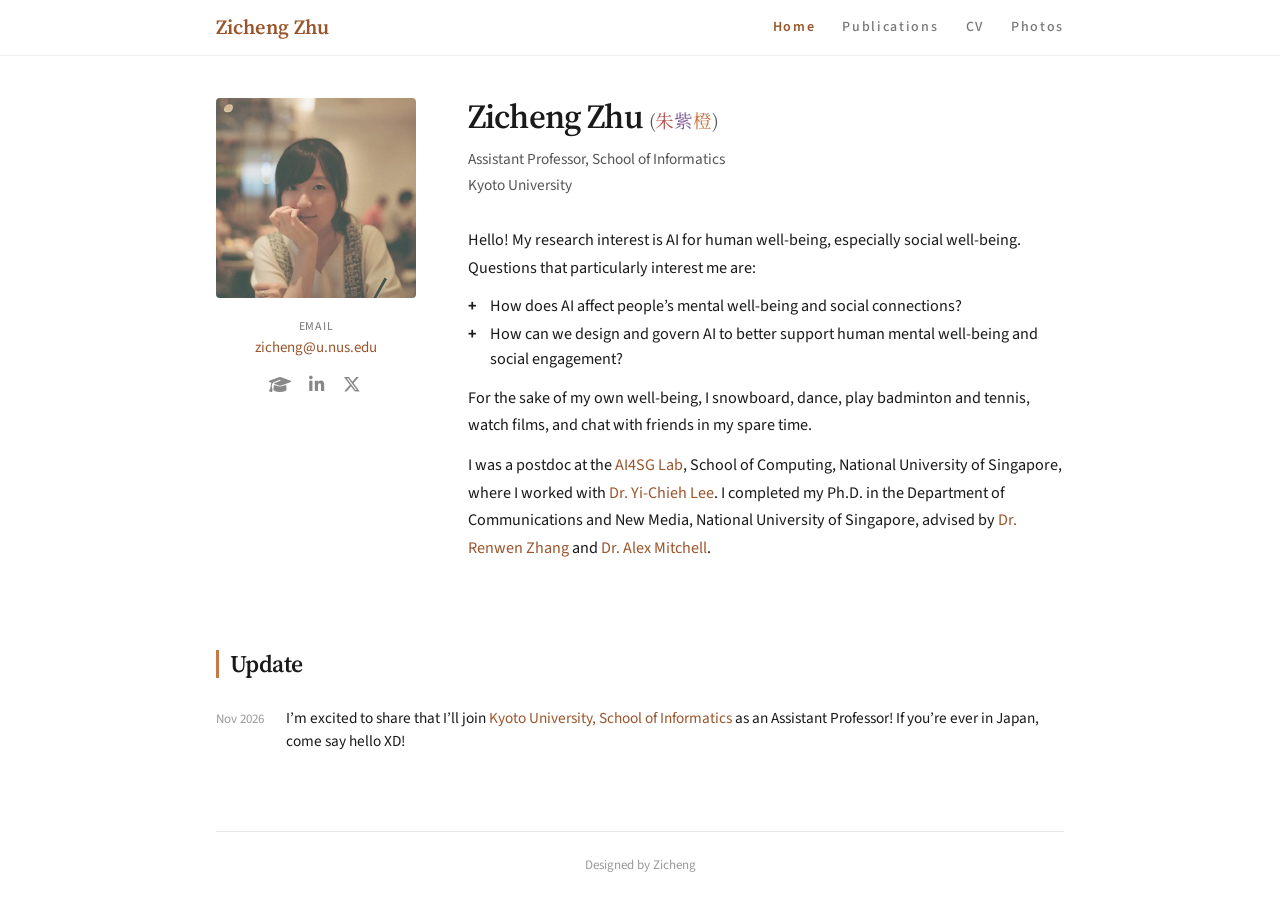
<file: index.html>
<!doctype html>
<html lang="en">
<head>
  <meta charset="utf-8">
  <meta name="viewport" content="width=device-width, initial-scale=1">
  <meta name="description" content="Zicheng Zhu studies AI for human mental well-being, especially social well-being, at Kyoto University.">
  <title>Zicheng Zhu</title>
  <link rel="stylesheet" href="https://cdnjs.cloudflare.com/ajax/libs/font-awesome/6.6.0/css/all.min.css">
  <link rel="stylesheet" href="styles.css?v=18">
</head>
<body>
  <a class="skip-link" href="#content">Skip to content</a>
  <header class="site-header" id="top">
    <div class="nav-inner">
      <a class="brand" href="#top">Zicheng Zhu</a>
      <nav aria-label="Main navigation">
        <a class="active" href="index.html">Home</a><a href="https://scholar.google.com/citations?hl=en&amp;user=fr_5mMQAAAAJ" target="_blank" rel="noopener noreferrer">Publications</a><a href="cv.html" target="_blank" rel="noopener noreferrer">CV</a><a href="photos.html">Photos</a>
      </nav>
    </div>
  </header>
  <main id="content" class="page-container">
    <section class="profile" id="about" aria-labelledby="name">
      <aside class="profile-side">
        <img class="portrait" src="assets/portrait.png" alt="Portrait of Zicheng Zhu" width="734" height="681">
        <div class="contact-detail"><span class="small-label">Email</span><a href="mailto:zicheng@u.nus.edu">zicheng@u.nus.edu</a></div>
        <div class="social-links" aria-label="Academic and social profiles">
          <a href="https://scholar.google.com/citations?user=fr_5mMQAAAAJ&amp;hl=en" target="_blank" rel="noopener noreferrer" title="Google Scholar" aria-label="Google Scholar">
            <i class="fa-solid fa-graduation-cap" aria-hidden="true"></i>
          </a>
          <a href="https://www.linkedin.com/in/zicheng-zhu-a625a423a/" target="_blank" rel="noopener noreferrer" title="LinkedIn" aria-label="LinkedIn">
            <i class="fa-brands fa-linkedin-in" aria-hidden="true"></i>
          </a>
          <a href="https://twitter.com/zichengstephy" target="_blank" rel="noopener noreferrer" title="X" aria-label="X">
            <i class="fa-brands fa-x-twitter" aria-hidden="true"></i>
          </a>
        </div>
      </aside>
      <div class="profile-main">
        <h1 id="name">Zicheng Zhu <span class="chinese-name" lang="zh-Hans">(<span class="name-red">朱</span><span class="name-purple">紫</span><span class="name-orange">橙</span>)</span></h1>
        <p class="affiliation">Assistant Professor, School of Informatics<br>Kyoto University</p>
        <div class="bio">
          <p>Hello! My research interest is AI for human well-being, especially social well-being. Questions that particularly interest me are:</p>
          <ul>
            <li>How does AI affect people’s mental well-being and social connections?</li>
            <li>How can we design and govern AI to better support human mental well-being and social engagement?</li>
          </ul>
          <p>For the sake of my own well-being, I snowboard, dance, play badminton and tennis, watch films, and chat with friends in my spare time.</p>
          <p>I was a postdoc at the <a href="https://www.ai4sg.org/" target="_blank" rel="noopener noreferrer">AI4SG Lab</a>, School of Computing, National University of Singapore, where I worked with <a href="https://www.yclee.net/" target="_blank" rel="noopener noreferrer">Dr. Yi-Chieh Lee</a>. I completed my Ph.D. in the Department of Communications and New Media, National University of Singapore, advised by <a href="https://renwenzhang.com/" target="_blank" rel="noopener noreferrer">Dr. Renwen Zhang</a> and <a href="https://www.narrativeandplay.org/~alex/" target="_blank" rel="noopener noreferrer">Dr. Alex Mitchell</a>.</p>
        </div>
      </div>
    </section>
    <section class="listing-section" id="news" aria-labelledby="news-title">
      <h2 class="section-title" id="news-title">Update</h2>
      <ol class="news-list">
        <li><time datetime="2026-11">Nov 2026</time><p>I’m excited to share that I’ll join <a href="https://www.i.kyoto-u.ac.jp/en/" target="_blank" rel="noopener noreferrer">Kyoto University, School of Informatics</a> as an Assistant Professor! If you’re ever in Japan, come say hello XD!</p></li>
      </ol>
    </section>
    <footer><p>Designed by Zicheng </p></footer>
  </main>
</body>
</html>
</file>
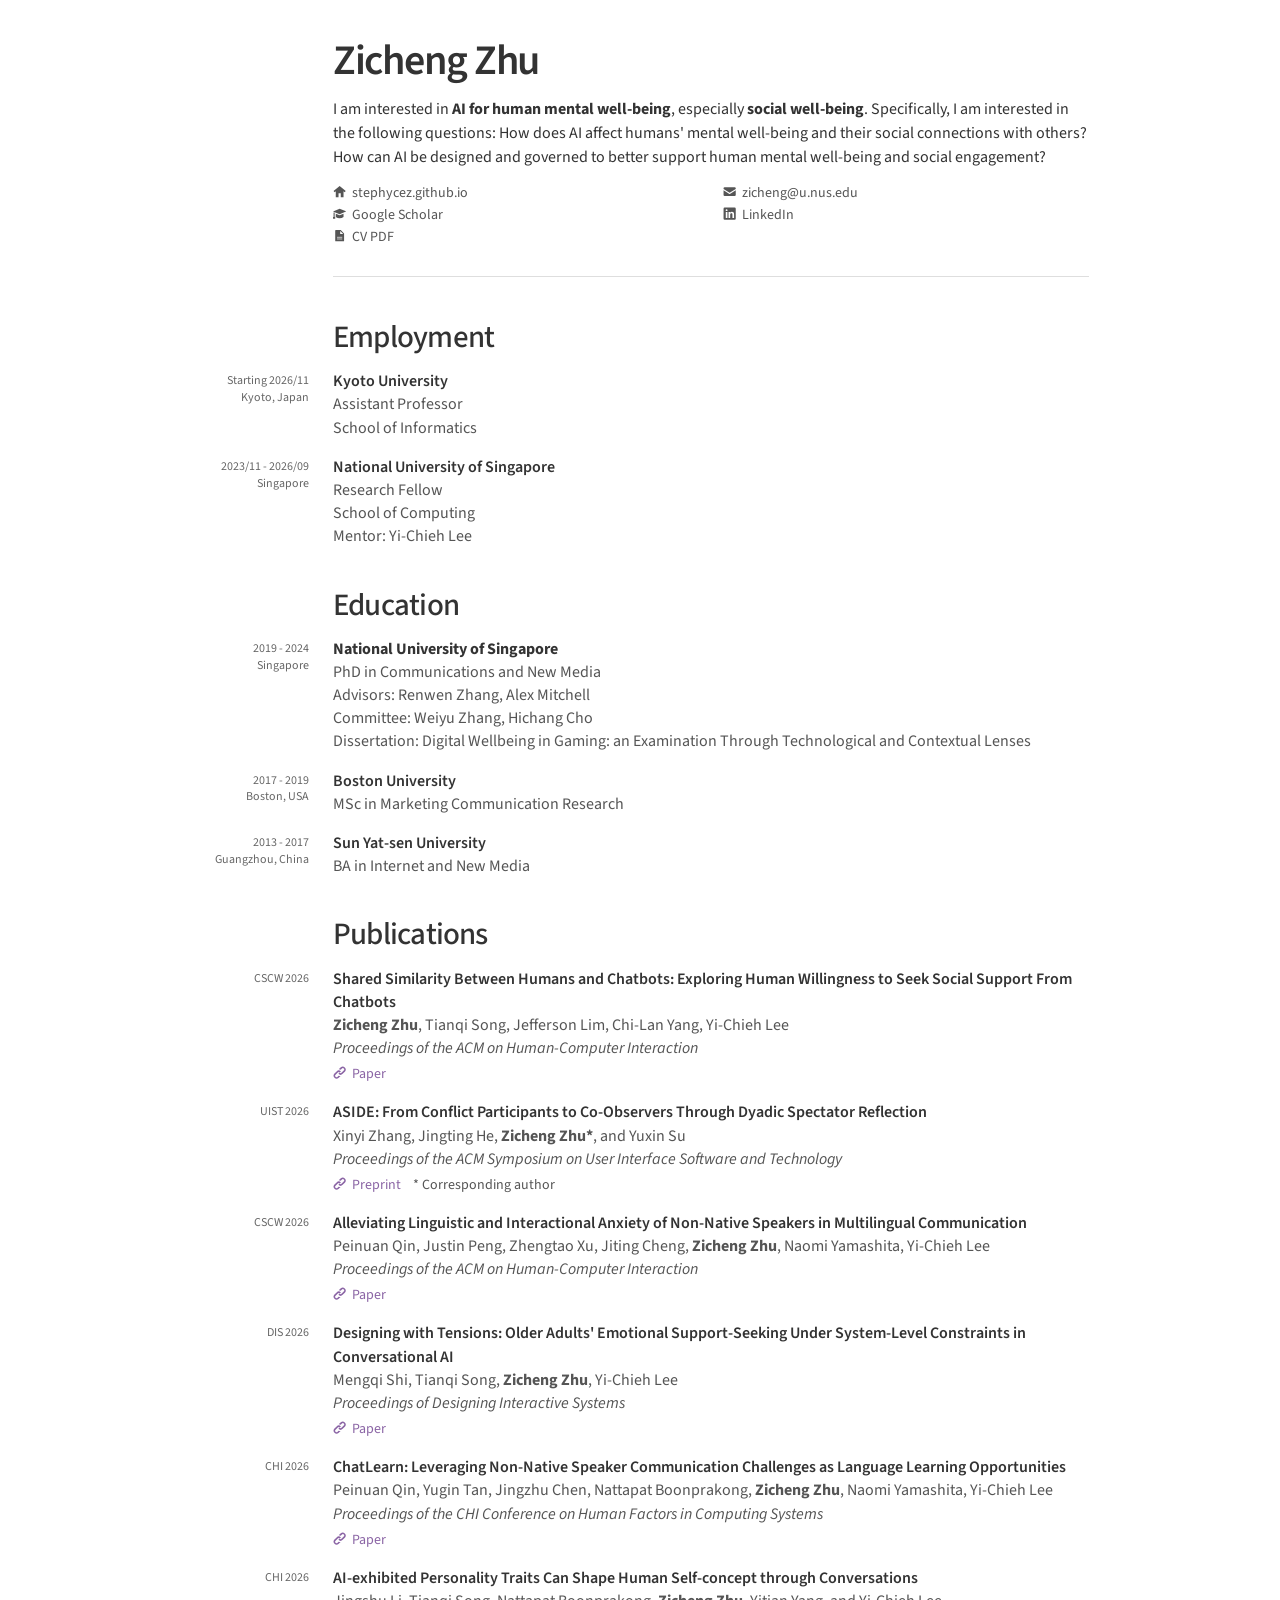
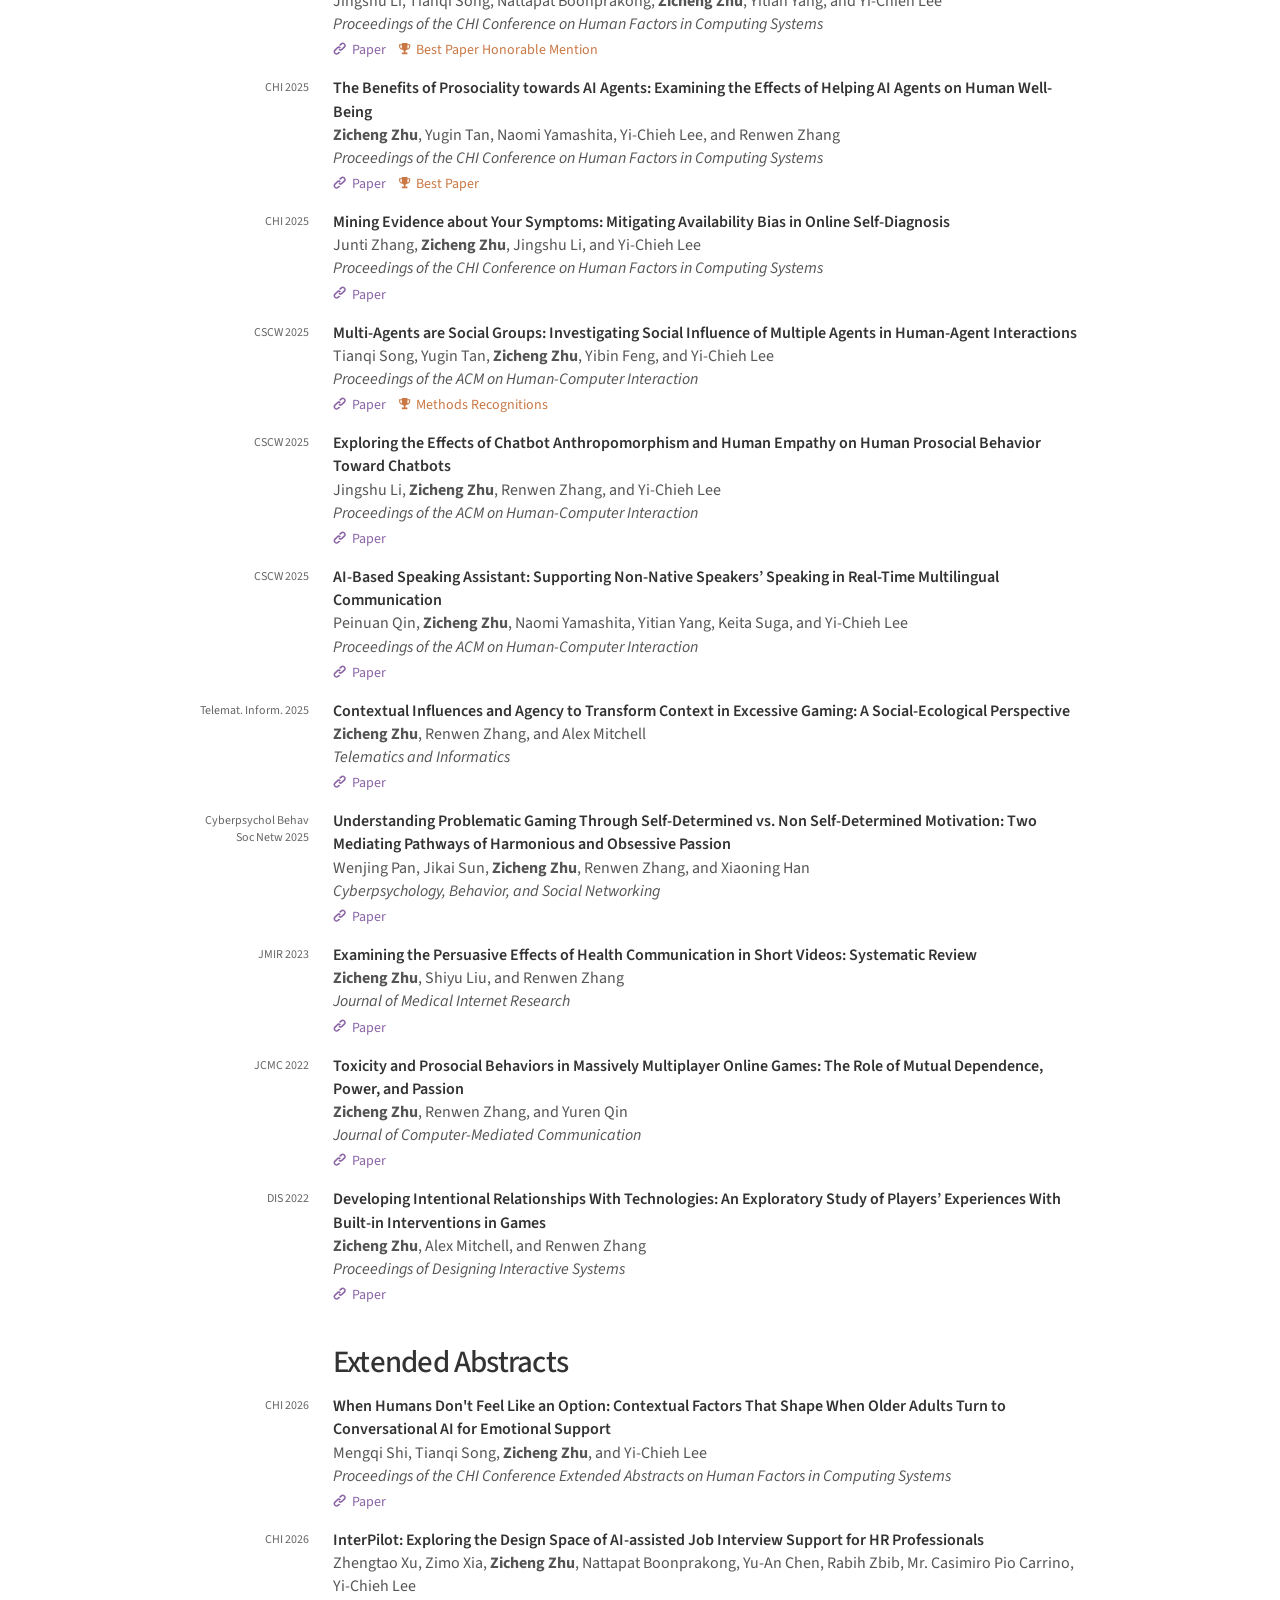
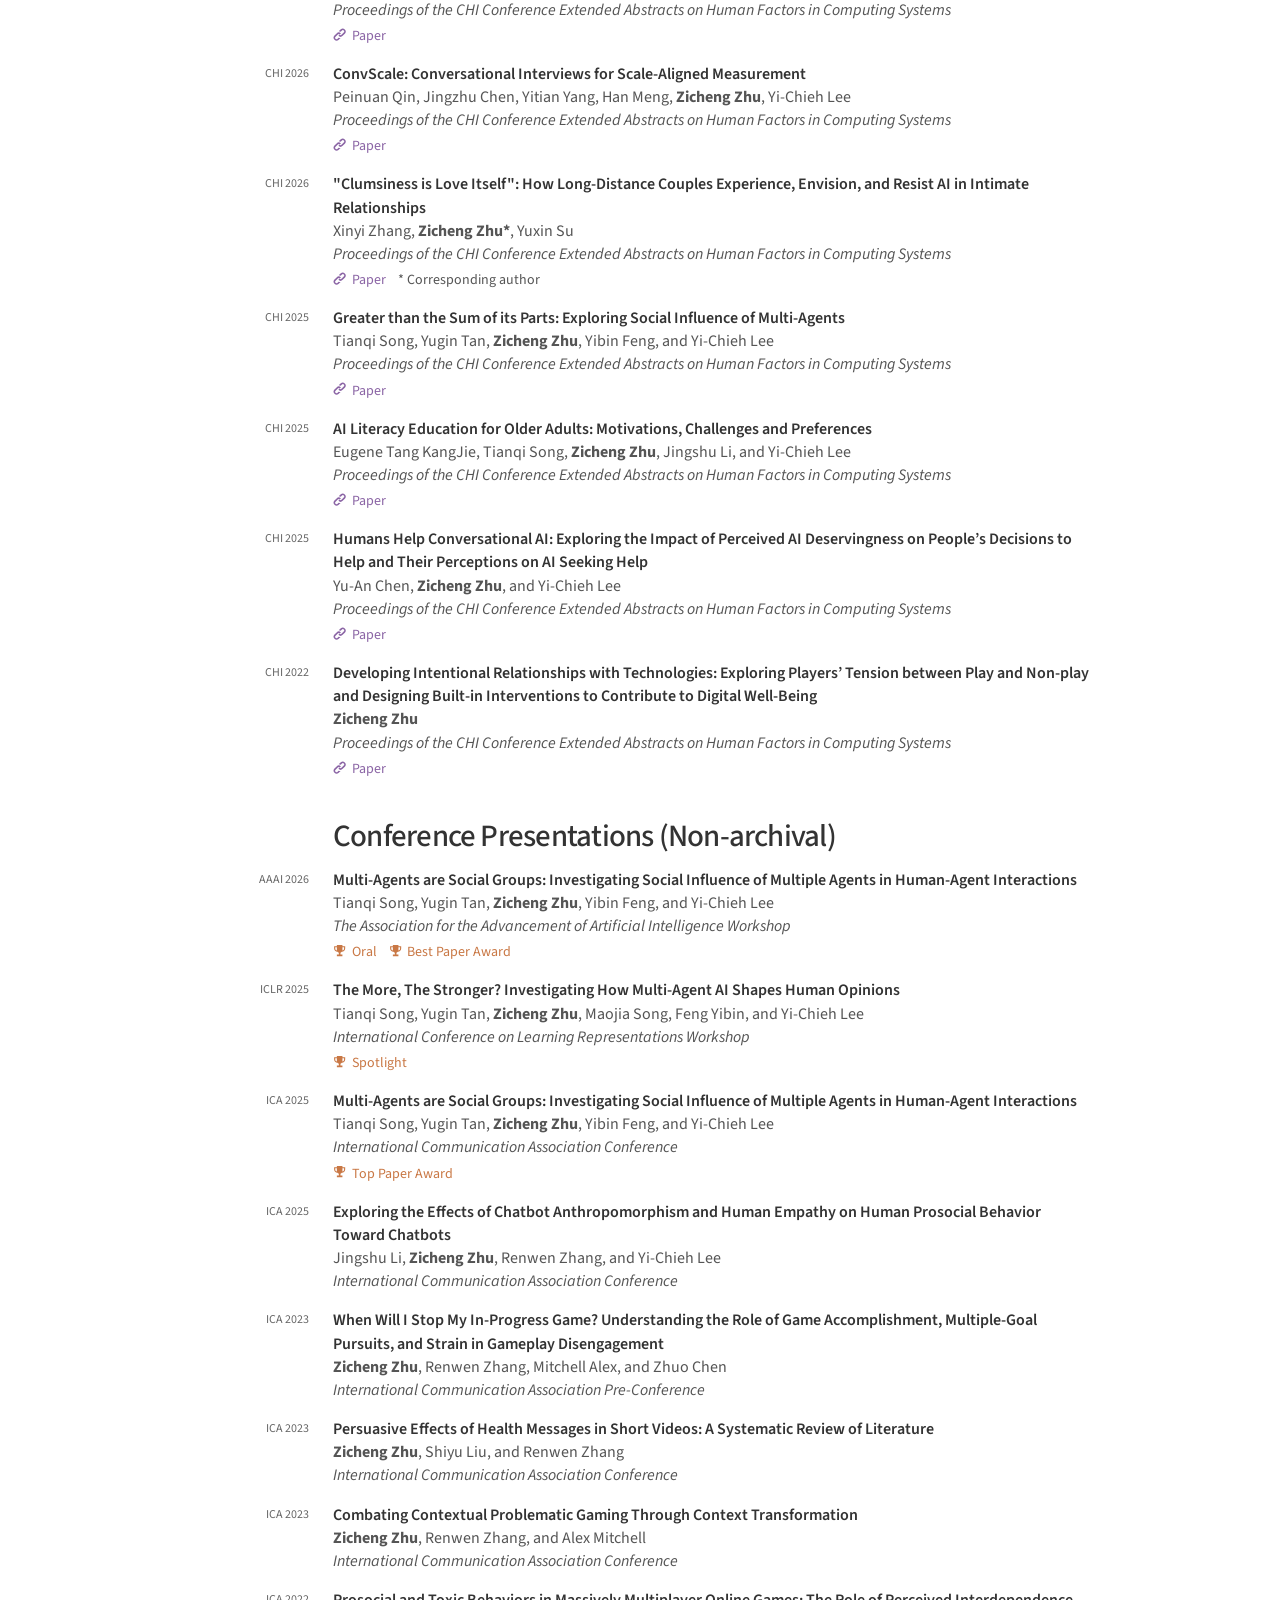
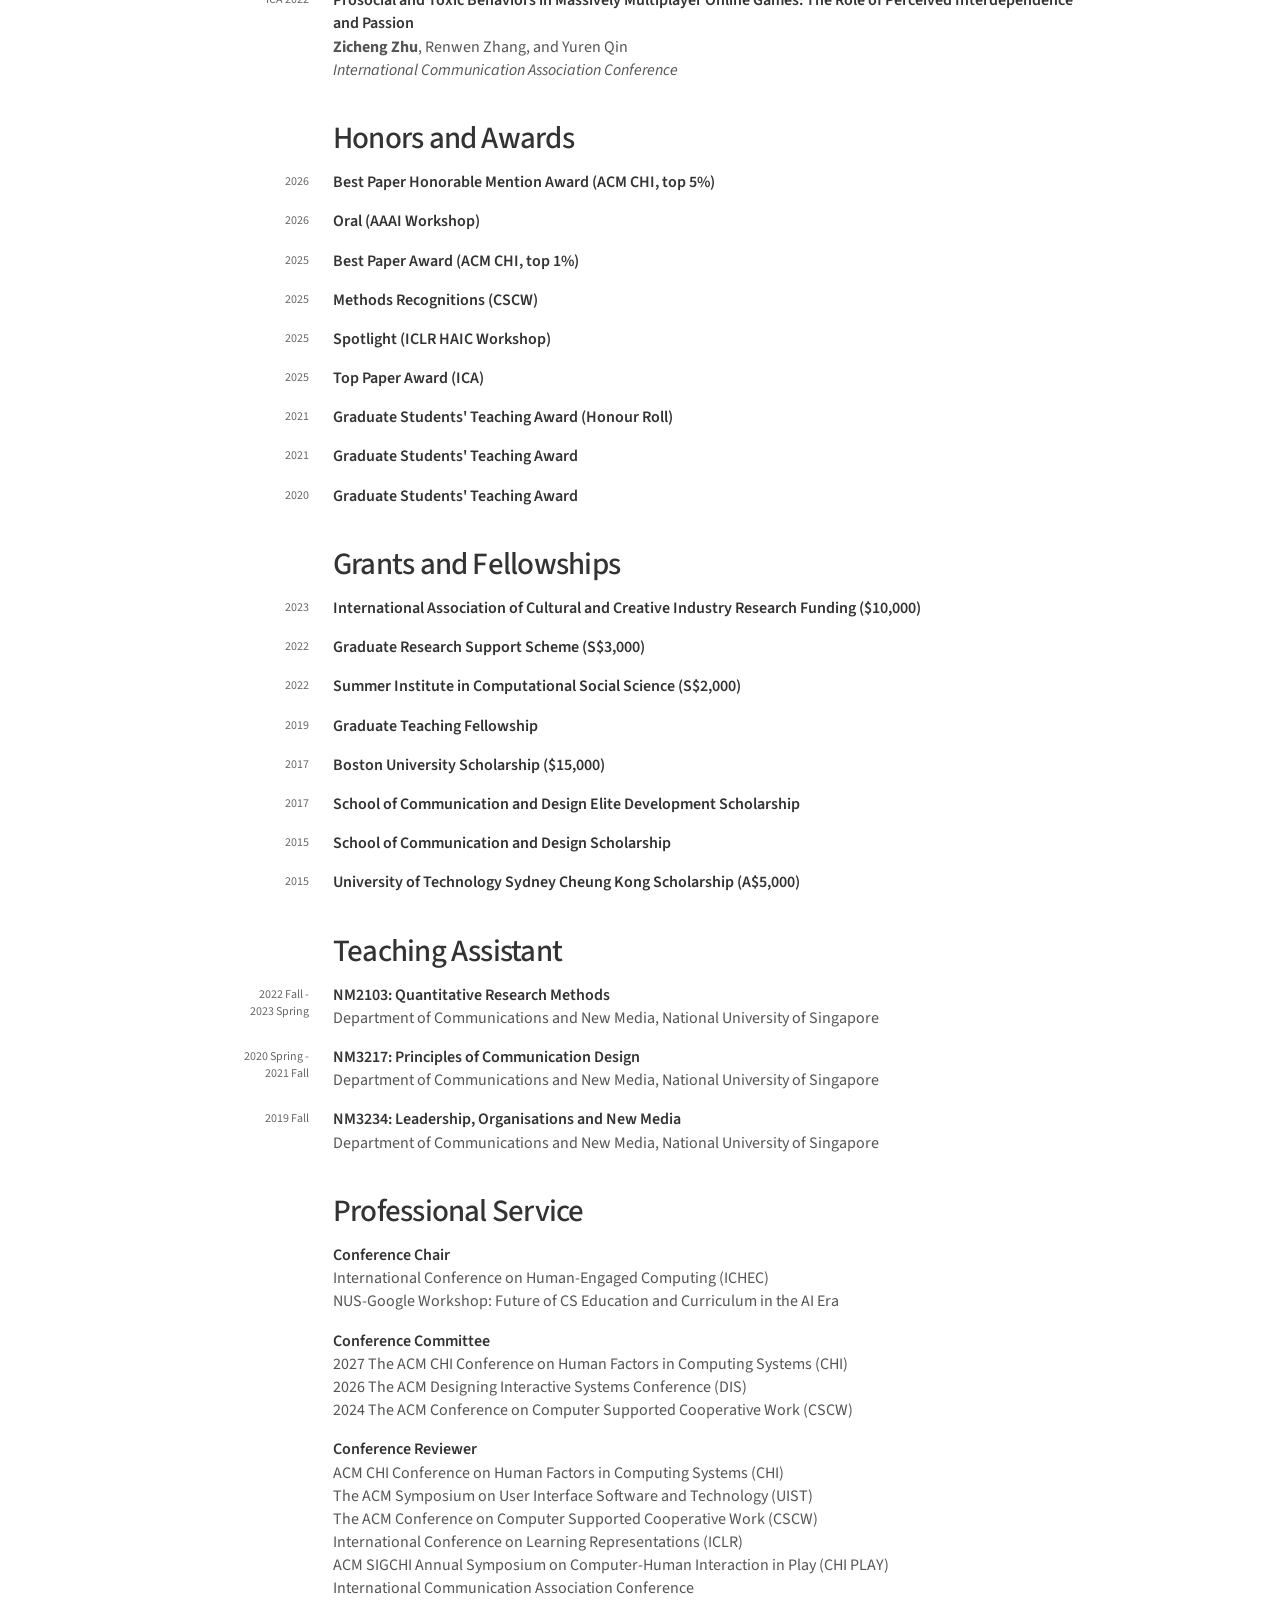
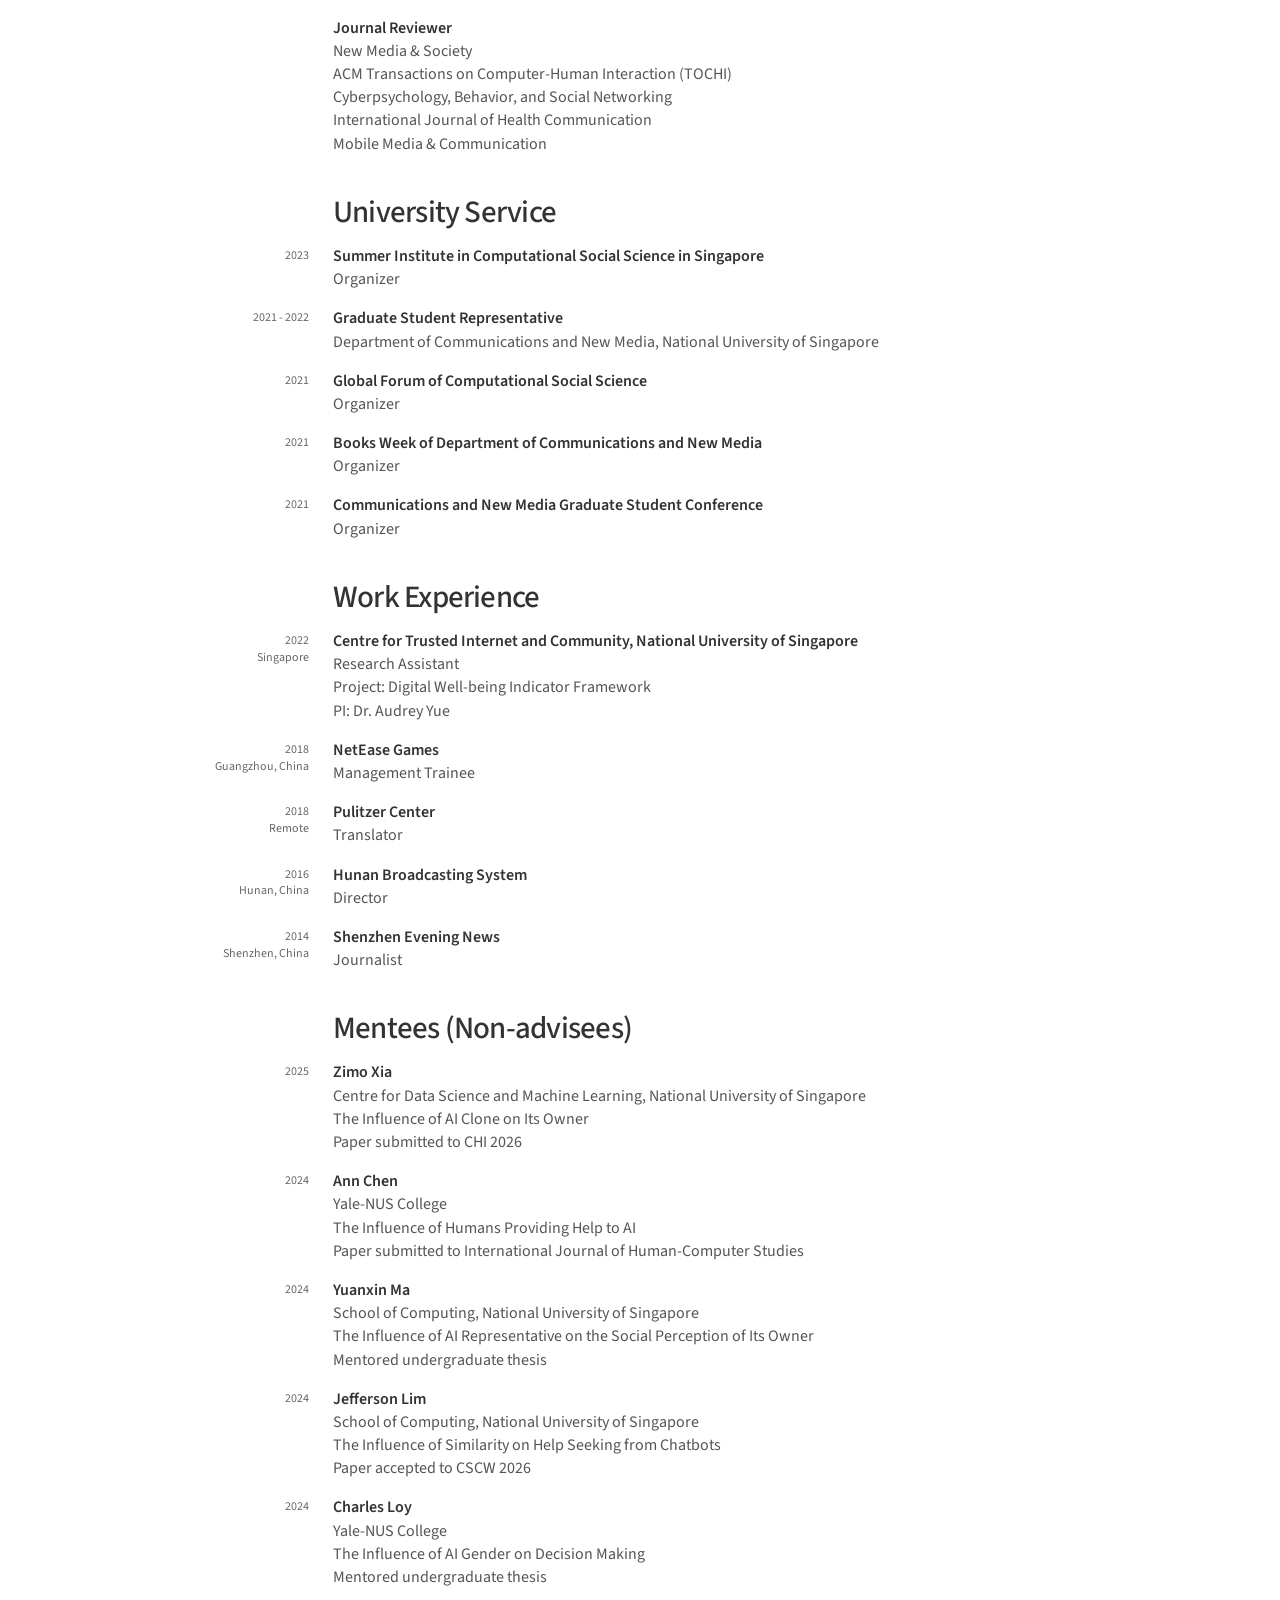
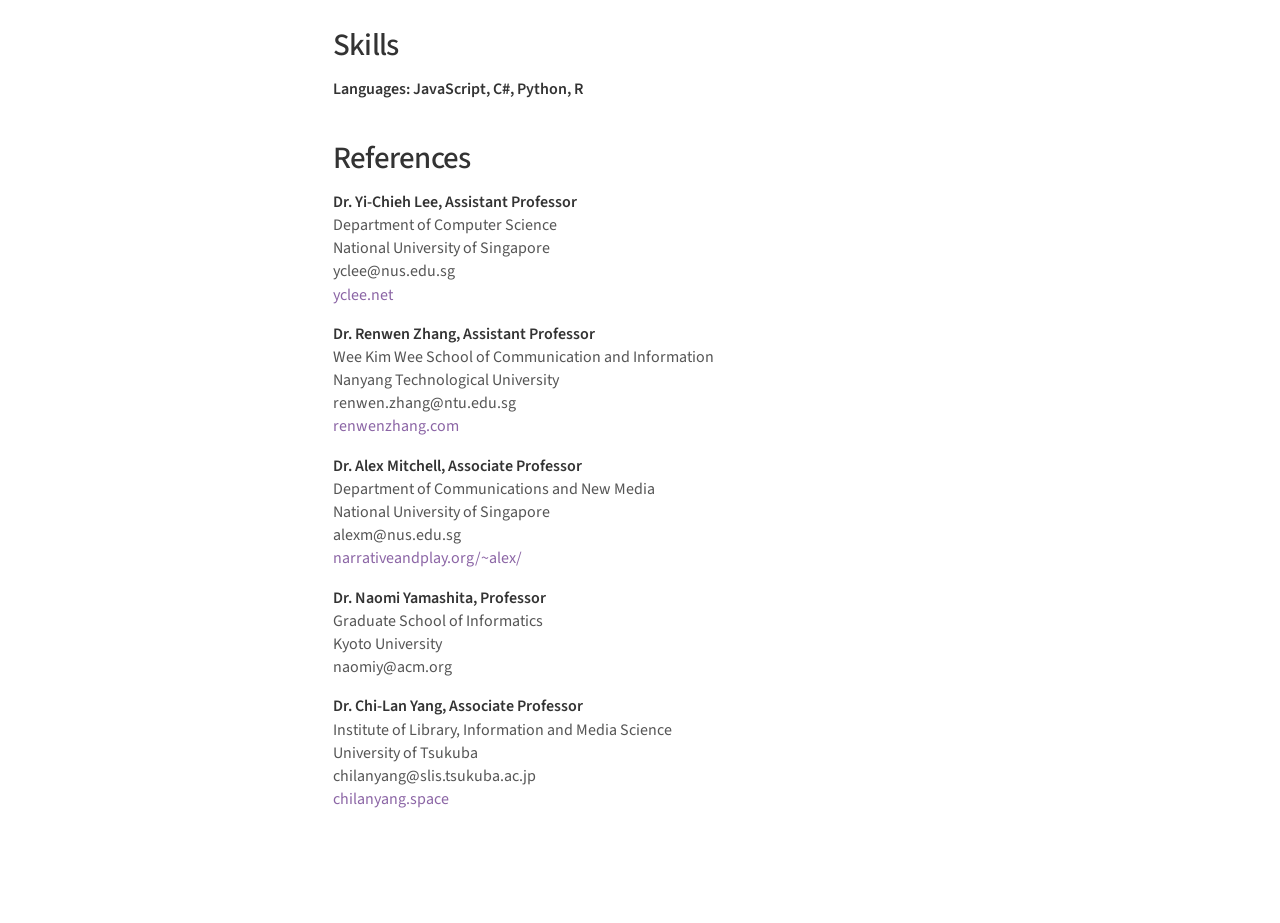
<file: cv.html>
<!doctype html>
<html lang="en">
  <head>
    <meta charset="utf-8">
    <meta name="viewport" content="width=device-width, initial-scale=1">
    <title>Zicheng Zhu — CV</title>
    <style>
      @page {
        size: letter;
        margin: 44pt;
      }
      * {
        box-sizing: border-box;
      }
      html {
        background: #eee;
      }
      body {
        --date-width: 74pt;
        --column-gap: 14pt;
        --content-offset: calc(var(--date-width) + var(--column-gap));
        margin: 0;
        font-family: -apple-system, BlinkMacSystemFont, "Helvetica Neue", Helvetica, Arial, sans-serif;
        font-size: 9pt;
        font-weight: 400;
        line-height: 1.5;
        color: #333;
        -webkit-font-smoothing: antialiased;
      }
      p {
        margin: 0;
      }
      header {
        margin: 0 0 24pt var(--content-offset);
        padding-bottom: 16pt;
        border-bottom: 0.5pt solid #d0d0d0;
      }
      header p:first-child {
        font-size: 22.5pt;
        font-weight: 600;
        line-height: 1.2;
        margin-bottom: 10pt;
        letter-spacing: -0.35pt;
      }
      header p:first-child strong {
        font-weight: inherit;
      }
      h2 {
        margin: 18pt 0 7pt var(--content-offset);
        font-size: 18pt;
        font-weight: 500;
        line-height: 1.2;
        letter-spacing: -0.35pt;
        break-after: avoid;
        page-break-after: avoid;
      }
      .row {
        display: flex;
        align-items: flex-start;
        gap: var(--column-gap);
        margin-bottom: 7pt;
        break-inside: avoid;
        page-break-inside: avoid;
      }
      aside {
        width: var(--date-width);
        flex: 0 0 var(--date-width);
        padding-top: 2pt;
        text-align: right;
        font-size: 6.3pt;
        line-height: 1.5;
      }
      article {
        flex: 1;
        min-width: 0;
      }
      article p {
        orphans: 2;
        widows: 2;
      }
      article p:first-child, strong {
        font-weight: 700;
      }
      article p:only-child {
        font-weight: 400;
      }
      a {
        color: #164e91;
        text-decoration: none;
        overflow-wrap: anywhere;
      }
      a:hover {
        text-decoration: underline;
      }
      @media screen {
        body {
          width: 612pt;
          max-width: 100%;
          margin: 24px auto;
          padding: 44pt;
          background: #fff;
          box-shadow: 0 1px 8px rgb(0 0 0 / 6%);
        }
      }
      @media screen and (max-width: 620px) {
        body {
          --date-width: 58pt;
          --column-gap: 10pt;
          margin: 0 auto;
          padding: 28px 16px;
        }
        h2 {
          font-size: 18pt;
        }
      }
      @media print {
        html, body {
          background: #fff;
        }
        body {
          width: auto;
          margin: 0;
          padding: 0;
        }
        a {
          color: inherit;
        }
      }
      :root {
        --purple: #8B65A5;
        --orange: #C97845;
      }
      header .intro {
        font-size: 9pt;
        line-height: 1.5;
        margin: 0 0 10pt;
      }
      header .contacts {
        display: grid;
        grid-template-columns: 1fr 1fr;
        gap: 3pt 12pt;
        font-size: 8pt;
      }
      .contacts a, .publication-links a, .award {
        display: inline-flex;
        align-items: baseline;
        gap: 4pt;
      }
      .icon {
        width: 0.95em;
        height: 0.95em;
        flex: 0 0 0.95em;
        position: relative;
        top: 0.08em;
      }
      a {
        color: var(--purple);
      }
      aside {
        font-size: 7.5pt;
      }
      .publication-links {
        display: flex;
        flex-wrap: wrap;
        gap: 2pt 10pt;
        margin-top: 2pt;
        font-size: 8.5pt;
        line-height: 1.5;
        font-weight: 400;
      }
      .award {
        color: var(--orange);
        font-weight: 400;
      }
      @media screen and (max-width: 620px) {
        body {
          --date-width: 66pt;
          --column-gap: 10pt;
        }
        header .contacts {
          grid-template-columns: 1fr;
        }
      }
      @media print {
        a {
          color: var(--purple);
        }
        .contacts a.download-cv {
          display: none;
        }
        .award {
          color: var(--orange);
        }
      }
      header .contacts a {
        color: #555;
      }
          .author-note {
        margin: 0;
        font-size: inherit;
        color: #555;
        font-weight: 400;
      }
    </style>
    <link rel="stylesheet" href="cv-web.css?v=3">
  </head>
  <body>
    <header>
      <p><strong><a href="index.html">Zicheng Zhu</a></strong></p>
      <p class="intro">I am interested in <strong>AI for human mental well-being</strong>, especially <strong>social well-being</strong>. Specifically, I am interested in the following questions: How does AI affect humans' mental well-being and their social connections with others? How can AI be designed and governed to better support human mental well-being and social engagement?</p>
      <nav class="contacts" aria-label="Contact and profiles">
        <a href="index.html">
          <svg class="icon" viewBox="0 0 24 24" fill="currentColor" aria-hidden="true">
            <path d="M12 2 1 11l2 2 2-1.6V22h5v-7h4v7h5V11.4l2 1.6 2-2L12 2Z"/>
          </svg>
          stephycez.github.io
        </a>
        <a href="mailto:zicheng@u.nus.edu">
          <svg class="icon" viewBox="0 0 24 24" fill="currentColor" aria-hidden="true">
            <path d="M3 4h18a2 2 0 0 1 2 2v1L12 14 1 7V6a2 2 0 0 1 2-2Zm-2 5.4 10.5 6.7a1 1 0 0 0 1 0L23 9.4V18a2 2 0 0 1-2 2H3a2 2 0 0 1-2-2V9.4Z"/>
          </svg>
          zicheng@u.nus.edu
        </a>
        <a href="https://scholar.google.com/citations?user=fr_5mMQAAAAJ" target="_blank" rel="noopener noreferrer">
          <svg class="icon" viewBox="0 0 24 24" fill="currentColor" aria-hidden="true">
            <path d="m12 3 12 5-12 5L0 8l12-5ZM5 12l7 3 7-3v6c-4 3-10 3-14 0v-6ZM1 10h2v8H1zM0 18h4v3H0z"/>
          </svg>
          Google Scholar
        </a>
        <a href="https://www.linkedin.com/in/zicheng-zhu-a625a423a/" target="_blank" rel="noopener noreferrer">
          <svg class="icon" viewBox="0 0 24 24" fill="currentColor" aria-hidden="true">
            <path fill-rule="evenodd" d="M3 1h18a2 2 0 0 1 2 2v18a2 2 0 0 1-2 2H3a2 2 0 0 1-2-2V3a2 2 0 0 1 2-2ZM5 9h3v11H5V9Zm1.5-5a1.7 1.7 0 1 0 0 3.4 1.7 1.7 0 0 0 0-3.4ZM10 9h3v1.5c.7-1.1 1.7-1.8 3.2-1.8 3 0 3.8 1.8 3.8 4.7V20h-3v-6.2c0-1.5-.3-2.4-1.8-2.4-1.6 0-2.2 1.1-2.2 2.6v6h-3V9Z"/>
          </svg>
          LinkedIn
        </a>
        <a class="download-cv" href="Zicheng-Zhu-CV.pdf?v=2" download="Zicheng-Zhu-CV.pdf">
          <svg class="icon" viewBox="0 0 24 24" fill="currentColor" aria-hidden="true">
            <path d="M5 2h9l6 6v13a1 1 0 0 1-1 1H5a1 1 0 0 1-1-1V3a1 1 0 0 1 1-1Zm8 1.5V9h5.5L13 3.5Z"/>
            <path d="M8 15h8M8 18h8" fill="none" stroke="#fff" stroke-width="1.2" stroke-linecap="round"/>
          </svg>
          CV PDF
        </a>
      </nav>
    </header>

    <!-- Employment -->
    <h2>Employment</h2>
    <div class="row">
      <aside>
        <p>Starting 2026/11</p>
        <p>Kyoto, Japan</p>
      </aside>
      <article>
        <p>Kyoto University</p>
        <p>Assistant Professor</p>
        <p>School of Informatics</p>
      </article>
    </div>
    <div class="row">
      <aside>
        <p>2023/11 - 2026/09</p>
        <p>Singapore</p>
      </aside>
      <article>
        <p>National University of Singapore</p>
        <p>Research Fellow</p>
        <p>School of Computing</p>
        <p>Mentor: Yi-Chieh Lee</p>
      </article>
    </div>

    <!-- Education -->
    <h2>Education</h2>
    <div class="row">
      <aside>
        <p>2019 - 2024</p>
        <p>Singapore</p>
      </aside>
      <article>
        <p><strong>National University of Singapore</strong></p>
        <p>PhD in Communications and New Media</p>
        <p>Advisors: Renwen Zhang, Alex Mitchell</p>
        <p>Committee: Weiyu Zhang, Hichang Cho</p>
        <p>Dissertation: Digital Wellbeing in Gaming: an Examination Through Technological and Contextual Lenses</p>
      </article>
    </div>
    <div class="row">
      <aside>
        <p>2017 - 2019</p>
        <p>Boston, USA</p>
      </aside>
      <article>
        <p>Boston University</p>
        <p>MSc in Marketing Communication Research</p>
      </article>
    </div>
    <div class="row">
      <aside>
        <p>2013 - 2017</p>
        <p>Guangzhou, China</p>
      </aside>
      <article>
        <p>Sun Yat-sen University</p>
        <p>BA in Internet and New Media</p>
      </article>
    </div>

    <!-- Publications -->
    <h2>Publications</h2>
    <div class="row">
      <aside>
        <p>CSCW 2026</p>
      </aside>
      <article>
        <p>Shared Similarity Between Humans and Chatbots: Exploring Human Willingness to Seek Social Support From Chatbots</p>
        <p><strong>Zicheng Zhu</strong>, Tianqi Song, Jefferson Lim, Chi-Lan Yang, Yi-Chieh Lee</p>
        <p><em>Proceedings of the ACM on Human-Computer Interaction</em></p>
      
        <div class="publication-links">
          <a href="https://dl.acm.org/doi/10.1145/3816998" target="_blank" rel="noopener noreferrer">
            <svg class="icon" viewBox="0 0 24 24" fill="currentColor" aria-hidden="true">
              <path d="M14.1 2.2a5.5 5.5 0 0 1 7.7 7.7l-4.3 4.3a5.5 5.5 0 0 1-7.8 0l2.1-2.1a2.5 2.5 0 0 0 3.5 0l4.4-4.3a2.5 2.5 0 0 0-3.5-3.5l-2.3 2.3a7.5 7.5 0 0 0-3.6-.7l3.8-3.7ZM9.9 21.8a5.5 5.5 0 0 1-7.7-7.7l4.3-4.3a5.5 5.5 0 0 1 7.8 0l-2.1 2.1a2.5 2.5 0 0 0-3.5 0l-4.4 4.3a2.5 2.5 0 0 0 3.5 3.5l2.3-2.3a7.5 7.5 0 0 0 3.6.7l-3.8 3.7Z"/>
            </svg>
            Paper
          </a>
        </div>
      </article>
    </div>
        <div class="row">
      <aside>
        <p>UIST 2026</p>
      </aside>
      <article>
        <p>ASIDE: From Conflict Participants to Co-Observers Through Dyadic Spectator Reflection</p>
        <p>Xinyi Zhang, Jingting He, <strong>Zicheng Zhu*</strong>, and Yuxin Su</p>
        <p><em>Proceedings of the ACM Symposium on User Interface Software and Technology</em></p>
        <div class="publication-links">
          <a href="https://arxiv.org/abs/2608.05690" target="_blank" rel="noopener noreferrer">
            <svg class="icon" viewBox="0 0 24 24" fill="currentColor" aria-hidden="true">
              <path d="M14.1 2.2a5.5 5.5 0 0 1 7.7 7.7l-4.3 4.3a5.5 5.5 0 0 1-7.8 0l2.1-2.1a2.5 2.5 0 0 0 3.5 0l4.4-4.3a2.5 2.5 0 0 0-3.5-3.5l-2.3 2.3a7.5 7.5 0 0 0-3.6-.7l3.8-3.7ZM9.9 21.8a5.5 5.5 0 0 1-7.7-7.7l4.3-4.3a5.5 5.5 0 0 1 7.8 0l-2.1 2.1a2.5 2.5 0 0 0-3.5 0l-4.4 4.3a2.5 2.5 0 0 0 3.5 3.5l2.3-2.3a7.5 7.5 0 0 0 3.6.7l-3.8 3.7Z"/>
            </svg>
            Preprint
          </a>
          <span class="author-note">* Corresponding author</span>
        </div>
      </article>
    </div>
    <div class="row">
      <aside>
        <p>CSCW 2026</p>
      </aside>
      <article>
        <p>Alleviating Linguistic and Interactional Anxiety of Non-Native Speakers in Multilingual Communication</p>
        <p>Peinuan Qin, Justin Peng, Zhengtao Xu, Jiting Cheng, <strong>Zicheng Zhu</strong>, Naomi Yamashita, Yi-Chieh Lee</p>
        <p><em>Proceedings of the ACM on Human-Computer Interaction</em></p>
        <div class="publication-links">
          <a href="https://dl.acm.org/doi/10.1145/3816899" target="_blank" rel="noopener noreferrer">
            <svg class="icon" viewBox="0 0 24 24" fill="currentColor" aria-hidden="true">
              <path d="M14.1 2.2a5.5 5.5 0 0 1 7.7 7.7l-4.3 4.3a5.5 5.5 0 0 1-7.8 0l2.1-2.1a2.5 2.5 0 0 0 3.5 0l4.4-4.3a2.5 2.5 0 0 0-3.5-3.5l-2.3 2.3a7.5 7.5 0 0 0-3.6-.7l3.8-3.7ZM9.9 21.8a5.5 5.5 0 0 1-7.7-7.7l4.3-4.3a5.5 5.5 0 0 1 7.8 0l-2.1 2.1a2.5 2.5 0 0 0-3.5 0l-4.4 4.3a2.5 2.5 0 0 0 3.5 3.5l2.3-2.3a7.5 7.5 0 0 0 3.6.7l-3.8 3.7Z"/>
            </svg>
            Paper
          </a>
        </div>
      </article>
    </div>
    <div class="row">
      <aside>
        <p>DIS 2026</p>
      </aside>
      <article>
        <p>Designing with Tensions: Older Adults&#x27; Emotional Support-Seeking Under System-Level Constraints in Conversational AI</p>
        <p>Mengqi Shi, Tianqi Song, <strong>Zicheng Zhu</strong>, Yi-Chieh Lee</p>
        <p><em>Proceedings of Designing Interactive Systems</em></p>
        <div class="publication-links">
          <a href="https://dl.acm.org/doi/10.1145/3800645.3812902" target="_blank" rel="noopener noreferrer">
            <svg class="icon" viewBox="0 0 24 24" fill="currentColor" aria-hidden="true">
              <path d="M14.1 2.2a5.5 5.5 0 0 1 7.7 7.7l-4.3 4.3a5.5 5.5 0 0 1-7.8 0l2.1-2.1a2.5 2.5 0 0 0 3.5 0l4.4-4.3a2.5 2.5 0 0 0-3.5-3.5l-2.3 2.3a7.5 7.5 0 0 0-3.6-.7l3.8-3.7ZM9.9 21.8a5.5 5.5 0 0 1-7.7-7.7l4.3-4.3a5.5 5.5 0 0 1 7.8 0l-2.1 2.1a2.5 2.5 0 0 0-3.5 0l-4.4 4.3a2.5 2.5 0 0 0 3.5 3.5l2.3-2.3a7.5 7.5 0 0 0 3.6.7l-3.8 3.7Z"/>
            </svg>
            Paper
          </a>
        </div>
      </article>
    </div>
    <div class="row">
      <aside>
        <p>CHI 2026</p>
      </aside>
      <article>
        <p>ChatLearn: Leveraging Non-Native Speaker Communication Challenges as Language Learning Opportunities</p>
        <p>Peinuan Qin, Yugin Tan, Jingzhu Chen, Nattapat Boonprakong, <strong>Zicheng Zhu</strong>, Naomi Yamashita, Yi-Chieh Lee</p>
        <p><em>Proceedings of the CHI Conference on Human Factors in Computing Systems</em></p>
        <div class="publication-links">
          <a href="https://doi.org/10.1145/3772318.3791839" target="_blank" rel="noopener noreferrer">
            <svg class="icon" viewBox="0 0 24 24" fill="currentColor" aria-hidden="true">
              <path d="M14.1 2.2a5.5 5.5 0 0 1 7.7 7.7l-4.3 4.3a5.5 5.5 0 0 1-7.8 0l2.1-2.1a2.5 2.5 0 0 0 3.5 0l4.4-4.3a2.5 2.5 0 0 0-3.5-3.5l-2.3 2.3a7.5 7.5 0 0 0-3.6-.7l3.8-3.7ZM9.9 21.8a5.5 5.5 0 0 1-7.7-7.7l4.3-4.3a5.5 5.5 0 0 1 7.8 0l-2.1 2.1a2.5 2.5 0 0 0-3.5 0l-4.4 4.3a2.5 2.5 0 0 0 3.5 3.5l2.3-2.3a7.5 7.5 0 0 0 3.6.7l-3.8 3.7Z"/>
            </svg>
            Paper
          </a>
        </div>
      </article>
    </div>
    <div class="row">
      <aside>
        <p>CHI 2026</p>
      </aside>
      <article>
        <p>AI-exhibited Personality Traits Can Shape Human Self-concept through Conversations</p>
        <p>Jingshu Li, Tianqi Song, Nattapat Boonprakong, <strong>Zicheng Zhu</strong>, Yitian Yang, and Yi-Chieh Lee</p>
        <p><em>Proceedings of the CHI Conference on Human Factors in Computing Systems</em></p>
        <div class="publication-links">
          <a href="https://dl.acm.org/doi/10.1145/3772318.3790654" target="_blank" rel="noopener noreferrer">
            <svg class="icon" viewBox="0 0 24 24" fill="currentColor" aria-hidden="true">
              <path d="M14.1 2.2a5.5 5.5 0 0 1 7.7 7.7l-4.3 4.3a5.5 5.5 0 0 1-7.8 0l2.1-2.1a2.5 2.5 0 0 0 3.5 0l4.4-4.3a2.5 2.5 0 0 0-3.5-3.5l-2.3 2.3a7.5 7.5 0 0 0-3.6-.7l3.8-3.7ZM9.9 21.8a5.5 5.5 0 0 1-7.7-7.7l4.3-4.3a5.5 5.5 0 0 1 7.8 0l-2.1 2.1a2.5 2.5 0 0 0-3.5 0l-4.4 4.3a2.5 2.5 0 0 0 3.5 3.5l2.3-2.3a7.5 7.5 0 0 0 3.6.7l-3.8 3.7Z"/>
            </svg>
            Paper
          </a>
          <span class="award">
            <svg class="icon" viewBox="0 0 24 24" fill="currentColor" aria-hidden="true">
              <path fill-rule="evenodd" d="M7 2h10v2h5v4c0 3.3-2.7 6-6 6h-.1a5 5 0 0 1-2.4 1.8V19H17v3H7v-3h3.5v-3.2A5 5 0 0 1 8.1 14H8c-3.3 0-6-2.7-6-6V4h5V2ZM7 6H4v2a4 4 0 0 0 3 3.9V6Zm10 0v5.9A4 4 0 0 0 20 8V6h-3Z"/>
            </svg>
            Best Paper Honorable Mention
          </span>
        </div>
      </article>
    </div>
    <div class="row">
      <aside>
        <p>CHI 2025</p>
      </aside>
      <article>
        <p>The Benefits of Prosociality towards AI Agents: Examining the Effects of Helping AI Agents on Human Well-Being</p>
        <p><strong>Zicheng Zhu</strong>, Yugin Tan, Naomi Yamashita, Yi-Chieh Lee, and Renwen Zhang</p>
        <p><em>Proceedings of the CHI Conference on Human Factors in Computing Systems</em></p>
        <div class="publication-links">
          <a href="https://dl.acm.org/doi/10.1145/3706598.3713116" target="_blank" rel="noopener noreferrer">
            <svg class="icon" viewBox="0 0 24 24" fill="currentColor" aria-hidden="true">
              <path d="M14.1 2.2a5.5 5.5 0 0 1 7.7 7.7l-4.3 4.3a5.5 5.5 0 0 1-7.8 0l2.1-2.1a2.5 2.5 0 0 0 3.5 0l4.4-4.3a2.5 2.5 0 0 0-3.5-3.5l-2.3 2.3a7.5 7.5 0 0 0-3.6-.7l3.8-3.7ZM9.9 21.8a5.5 5.5 0 0 1-7.7-7.7l4.3-4.3a5.5 5.5 0 0 1 7.8 0l-2.1 2.1a2.5 2.5 0 0 0-3.5 0l-4.4 4.3a2.5 2.5 0 0 0 3.5 3.5l2.3-2.3a7.5 7.5 0 0 0 3.6.7l-3.8 3.7Z"/>
            </svg>
            Paper
          </a>
          <span class="award">
            <svg class="icon" viewBox="0 0 24 24" fill="currentColor" aria-hidden="true">
              <path fill-rule="evenodd" d="M7 2h10v2h5v4c0 3.3-2.7 6-6 6h-.1a5 5 0 0 1-2.4 1.8V19H17v3H7v-3h3.5v-3.2A5 5 0 0 1 8.1 14H8c-3.3 0-6-2.7-6-6V4h5V2ZM7 6H4v2a4 4 0 0 0 3 3.9V6Zm10 0v5.9A4 4 0 0 0 20 8V6h-3Z"/>
            </svg>
            Best Paper
          </span>
        </div>
      </article>
    </div>
    <div class="row">
      <aside>
        <p>CHI 2025</p>
      </aside>
      <article>
        <p>Mining Evidence about Your Symptoms: Mitigating Availability Bias in Online Self-Diagnosis</p>
        <p>Junti Zhang, <strong>Zicheng Zhu</strong>, Jingshu Li, and Yi-Chieh Lee</p>
        <p><em>Proceedings of the CHI Conference on Human Factors in Computing Systems</em></p>
        <div class="publication-links">
          <a href="https://dl.acm.org/doi/10.1145/3706598.3713805" target="_blank" rel="noopener noreferrer">
            <svg class="icon" viewBox="0 0 24 24" fill="currentColor" aria-hidden="true">
              <path d="M14.1 2.2a5.5 5.5 0 0 1 7.7 7.7l-4.3 4.3a5.5 5.5 0 0 1-7.8 0l2.1-2.1a2.5 2.5 0 0 0 3.5 0l4.4-4.3a2.5 2.5 0 0 0-3.5-3.5l-2.3 2.3a7.5 7.5 0 0 0-3.6-.7l3.8-3.7ZM9.9 21.8a5.5 5.5 0 0 1-7.7-7.7l4.3-4.3a5.5 5.5 0 0 1 7.8 0l-2.1 2.1a2.5 2.5 0 0 0-3.5 0l-4.4 4.3a2.5 2.5 0 0 0 3.5 3.5l2.3-2.3a7.5 7.5 0 0 0 3.6.7l-3.8 3.7Z"/>
            </svg>
            Paper
          </a>
        </div>
      </article>
    </div>
    <div class="row">
      <aside>
        <p>CSCW 2025</p>
      </aside>
      <article>
        <p>Multi-Agents are Social Groups: Investigating Social Influence of Multiple Agents in Human-Agent Interactions</p>
        <p>Tianqi Song, Yugin Tan, <strong>Zicheng Zhu</strong>, Yibin Feng, and Yi-Chieh Lee</p>
        <p><em>Proceedings of the ACM on Human-Computer Interaction</em></p>
        <div class="publication-links">
          <a href="https://dl.acm.org/doi/10.1145/3757633" target="_blank" rel="noopener noreferrer">
            <svg class="icon" viewBox="0 0 24 24" fill="currentColor" aria-hidden="true">
              <path d="M14.1 2.2a5.5 5.5 0 0 1 7.7 7.7l-4.3 4.3a5.5 5.5 0 0 1-7.8 0l2.1-2.1a2.5 2.5 0 0 0 3.5 0l4.4-4.3a2.5 2.5 0 0 0-3.5-3.5l-2.3 2.3a7.5 7.5 0 0 0-3.6-.7l3.8-3.7ZM9.9 21.8a5.5 5.5 0 0 1-7.7-7.7l4.3-4.3a5.5 5.5 0 0 1 7.8 0l-2.1 2.1a2.5 2.5 0 0 0-3.5 0l-4.4 4.3a2.5 2.5 0 0 0 3.5 3.5l2.3-2.3a7.5 7.5 0 0 0 3.6.7l-3.8 3.7Z"/>
            </svg>
            Paper
          </a>
          <span class="award">
            <svg class="icon" viewBox="0 0 24 24" fill="currentColor" aria-hidden="true">
              <path fill-rule="evenodd" d="M7 2h10v2h5v4c0 3.3-2.7 6-6 6h-.1a5 5 0 0 1-2.4 1.8V19H17v3H7v-3h3.5v-3.2A5 5 0 0 1 8.1 14H8c-3.3 0-6-2.7-6-6V4h5V2ZM7 6H4v2a4 4 0 0 0 3 3.9V6Zm10 0v5.9A4 4 0 0 0 20 8V6h-3Z"/>
            </svg>
            Methods Recognitions
          </span>
        </div>
      </article>
    </div>
    <div class="row">
      <aside>
        <p>CSCW 2025</p>
      </aside>
      <article>
        <p>Exploring the Effects of Chatbot Anthropomorphism and Human Empathy on Human Prosocial Behavior Toward Chatbots</p>
        <p>Jingshu Li, <strong>Zicheng Zhu</strong>, Renwen Zhang, and Yi-Chieh Lee</p>
        <p><em>Proceedings of the ACM on Human-Computer Interaction</em></p>
        <div class="publication-links">
          <a href="https://dl.acm.org/doi/10.1145/3757596" target="_blank" rel="noopener noreferrer">
            <svg class="icon" viewBox="0 0 24 24" fill="currentColor" aria-hidden="true">
              <path d="M14.1 2.2a5.5 5.5 0 0 1 7.7 7.7l-4.3 4.3a5.5 5.5 0 0 1-7.8 0l2.1-2.1a2.5 2.5 0 0 0 3.5 0l4.4-4.3a2.5 2.5 0 0 0-3.5-3.5l-2.3 2.3a7.5 7.5 0 0 0-3.6-.7l3.8-3.7ZM9.9 21.8a5.5 5.5 0 0 1-7.7-7.7l4.3-4.3a5.5 5.5 0 0 1 7.8 0l-2.1 2.1a2.5 2.5 0 0 0-3.5 0l-4.4 4.3a2.5 2.5 0 0 0 3.5 3.5l2.3-2.3a7.5 7.5 0 0 0 3.6.7l-3.8 3.7Z"/>
            </svg>
            Paper
          </a>
        </div>
      </article>
    </div>
    <div class="row">
      <aside>
        <p>CSCW 2025</p>
      </aside>
      <article>
        <p>AI-Based Speaking Assistant: Supporting Non-Native Speakers’ Speaking in Real-Time Multilingual Communication</p>
        <p>Peinuan Qin, <strong>Zicheng Zhu</strong>, Naomi Yamashita, Yitian Yang, Keita Suga, and Yi-Chieh Lee</p>
        <p><em>Proceedings of the ACM on Human-Computer Interaction</em></p>
        <div class="publication-links">
          <a href="https://dl.acm.org/doi/10.1145/3757455" target="_blank" rel="noopener noreferrer">
            <svg class="icon" viewBox="0 0 24 24" fill="currentColor" aria-hidden="true">
              <path d="M14.1 2.2a5.5 5.5 0 0 1 7.7 7.7l-4.3 4.3a5.5 5.5 0 0 1-7.8 0l2.1-2.1a2.5 2.5 0 0 0 3.5 0l4.4-4.3a2.5 2.5 0 0 0-3.5-3.5l-2.3 2.3a7.5 7.5 0 0 0-3.6-.7l3.8-3.7ZM9.9 21.8a5.5 5.5 0 0 1-7.7-7.7l4.3-4.3a5.5 5.5 0 0 1 7.8 0l-2.1 2.1a2.5 2.5 0 0 0-3.5 0l-4.4 4.3a2.5 2.5 0 0 0 3.5 3.5l2.3-2.3a7.5 7.5 0 0 0 3.6.7l-3.8 3.7Z"/>
            </svg>
            Paper
          </a>
        </div>
      </article>
    </div>
    <div class="row">
      <aside>
        <p>Telemat. Inform. 2025</p>
      </aside>
      <article>
        <p>Contextual Influences and Agency to Transform Context in Excessive Gaming: A Social-Ecological Perspective</p>
        <p><strong>Zicheng Zhu</strong>, Renwen Zhang, and Alex Mitchell</p>
        <p><em>Telematics and Informatics</em></p>
        <div class="publication-links">
          <a href="https://www.sciencedirect.com/science/article/abs/pii/S0736585325000632" target="_blank" rel="noopener noreferrer">
            <svg class="icon" viewBox="0 0 24 24" fill="currentColor" aria-hidden="true">
              <path d="M14.1 2.2a5.5 5.5 0 0 1 7.7 7.7l-4.3 4.3a5.5 5.5 0 0 1-7.8 0l2.1-2.1a2.5 2.5 0 0 0 3.5 0l4.4-4.3a2.5 2.5 0 0 0-3.5-3.5l-2.3 2.3a7.5 7.5 0 0 0-3.6-.7l3.8-3.7ZM9.9 21.8a5.5 5.5 0 0 1-7.7-7.7l4.3-4.3a5.5 5.5 0 0 1 7.8 0l-2.1 2.1a2.5 2.5 0 0 0-3.5 0l-4.4 4.3a2.5 2.5 0 0 0 3.5 3.5l2.3-2.3a7.5 7.5 0 0 0 3.6.7l-3.8 3.7Z"/>
            </svg>
            Paper
          </a>
        </div>
      </article>
    </div>
    <div class="row">
      <aside>
        <p>Cyberpsychol Behav </p>
        <p>Soc Netw 2025</p>
      </aside>
      <article>
        <p>Understanding Problematic Gaming Through Self-Determined vs. Non Self-Determined Motivation: Two Mediating Pathways of Harmonious and Obsessive Passion </p>
        <p>Wenjing Pan, Jikai Sun, <strong>Zicheng Zhu</strong>, Renwen Zhang, and Xiaoning Han</p>
        <p><em>Cyberpsychology, Behavior, and Social Networking</em></p>
        <div class="publication-links">
          <a href="https://www.liebertpub.com/doi/10.1089/cyber.2024.0428" target="_blank" rel="noopener noreferrer">
            <svg class="icon" viewBox="0 0 24 24" fill="currentColor" aria-hidden="true">
              <path d="M14.1 2.2a5.5 5.5 0 0 1 7.7 7.7l-4.3 4.3a5.5 5.5 0 0 1-7.8 0l2.1-2.1a2.5 2.5 0 0 0 3.5 0l4.4-4.3a2.5 2.5 0 0 0-3.5-3.5l-2.3 2.3a7.5 7.5 0 0 0-3.6-.7l3.8-3.7ZM9.9 21.8a5.5 5.5 0 0 1-7.7-7.7l4.3-4.3a5.5 5.5 0 0 1 7.8 0l-2.1 2.1a2.5 2.5 0 0 0-3.5 0l-4.4 4.3a2.5 2.5 0 0 0 3.5 3.5l2.3-2.3a7.5 7.5 0 0 0 3.6.7l-3.8 3.7Z"/>
            </svg>
            Paper
          </a>
        </div>
      </article>
    </div>
    <div class="row">
      <aside>
        <p>JMIR 2023</p>
      </aside>
      <article>
        <p>Examining the Persuasive Effects of Health Communication in Short Videos: Systematic Review</p>
        <p><strong>Zicheng Zhu</strong>, Shiyu Liu, and Renwen Zhang</p>
        <p><em>Journal of Medical Internet Research</em></p>
        <div class="publication-links">
          <a href="https://www.jmir.org/2023/1/e48508/" target="_blank" rel="noopener noreferrer">
            <svg class="icon" viewBox="0 0 24 24" fill="currentColor" aria-hidden="true">
              <path d="M14.1 2.2a5.5 5.5 0 0 1 7.7 7.7l-4.3 4.3a5.5 5.5 0 0 1-7.8 0l2.1-2.1a2.5 2.5 0 0 0 3.5 0l4.4-4.3a2.5 2.5 0 0 0-3.5-3.5l-2.3 2.3a7.5 7.5 0 0 0-3.6-.7l3.8-3.7ZM9.9 21.8a5.5 5.5 0 0 1-7.7-7.7l4.3-4.3a5.5 5.5 0 0 1 7.8 0l-2.1 2.1a2.5 2.5 0 0 0-3.5 0l-4.4 4.3a2.5 2.5 0 0 0 3.5 3.5l2.3-2.3a7.5 7.5 0 0 0 3.6.7l-3.8 3.7Z"/>
            </svg>
            Paper
          </a>
        </div>
      </article>
    </div>
    <div class="row">
      <aside>
        <p>JCMC 2022</p>
      </aside>
      <article>
        <p>Toxicity and Prosocial Behaviors in Massively Multiplayer Online Games: The Role of Mutual Dependence, Power, and Passion</p>
        <p><strong>Zicheng Zhu</strong>, Renwen Zhang, and Yuren Qin</p>
        <p><em>Journal of Computer-Mediated Communication</em></p>
        <div class="publication-links">
          <a href="https://academic.oup.com/jcmc/article/27/6/zmac017/6700672" target="_blank" rel="noopener noreferrer">
            <svg class="icon" viewBox="0 0 24 24" fill="currentColor" aria-hidden="true">
              <path d="M14.1 2.2a5.5 5.5 0 0 1 7.7 7.7l-4.3 4.3a5.5 5.5 0 0 1-7.8 0l2.1-2.1a2.5 2.5 0 0 0 3.5 0l4.4-4.3a2.5 2.5 0 0 0-3.5-3.5l-2.3 2.3a7.5 7.5 0 0 0-3.6-.7l3.8-3.7ZM9.9 21.8a5.5 5.5 0 0 1-7.7-7.7l4.3-4.3a5.5 5.5 0 0 1 7.8 0l-2.1 2.1a2.5 2.5 0 0 0-3.5 0l-4.4 4.3a2.5 2.5 0 0 0 3.5 3.5l2.3-2.3a7.5 7.5 0 0 0 3.6.7l-3.8 3.7Z"/>
            </svg>
            Paper
          </a>
        </div>
      </article>
    </div>
    <div class="row">
      <aside>
        <p>DIS 2022</p>
      </aside>
      <article>
        <p>Developing Intentional Relationships With Technologies: An Exploratory Study of Players’ Experiences With Built-in Interventions in Games</p>
        <p><strong>Zicheng Zhu</strong>, Alex Mitchell, and Renwen Zhang</p>
        <p><em>Proceedings of Designing Interactive Systems</em></p>
        <div class="publication-links">
          <a href="https://dl.acm.org/doi/10.1145/3532106.3533460" target="_blank" rel="noopener noreferrer">
            <svg class="icon" viewBox="0 0 24 24" fill="currentColor" aria-hidden="true">
              <path d="M14.1 2.2a5.5 5.5 0 0 1 7.7 7.7l-4.3 4.3a5.5 5.5 0 0 1-7.8 0l2.1-2.1a2.5 2.5 0 0 0 3.5 0l4.4-4.3a2.5 2.5 0 0 0-3.5-3.5l-2.3 2.3a7.5 7.5 0 0 0-3.6-.7l3.8-3.7ZM9.9 21.8a5.5 5.5 0 0 1-7.7-7.7l4.3-4.3a5.5 5.5 0 0 1 7.8 0l-2.1 2.1a2.5 2.5 0 0 0-3.5 0l-4.4 4.3a2.5 2.5 0 0 0 3.5 3.5l2.3-2.3a7.5 7.5 0 0 0 3.6.7l-3.8 3.7Z"/>
            </svg>
            Paper
          </a>
        </div>
      </article>
    </div>

    <!-- Extended Abstracts -->
    <h2>Extended Abstracts</h2>
    <div class="row">
      <aside>
        <p>CHI 2026</p>
      </aside>
      <article>
        <p>When Humans Don&#x27;t Feel Like an Option: Contextual Factors That Shape When Older Adults Turn to Conversational AI for Emotional Support</p>
        <p>Mengqi Shi, Tianqi Song, <strong>Zicheng Zhu</strong>, and Yi-Chieh Lee</p>
        <p><em>Proceedings of the CHI Conference Extended Abstracts on Human Factors in Computing Systems</em></p>
        <div class="publication-links">
          <a href="https://doi.org/10.1145/3772363.3798404" target="_blank" rel="noopener noreferrer">
            <svg class="icon" viewBox="0 0 24 24" fill="currentColor" aria-hidden="true">
              <path d="M14.1 2.2a5.5 5.5 0 0 1 7.7 7.7l-4.3 4.3a5.5 5.5 0 0 1-7.8 0l2.1-2.1a2.5 2.5 0 0 0 3.5 0l4.4-4.3a2.5 2.5 0 0 0-3.5-3.5l-2.3 2.3a7.5 7.5 0 0 0-3.6-.7l3.8-3.7ZM9.9 21.8a5.5 5.5 0 0 1-7.7-7.7l4.3-4.3a5.5 5.5 0 0 1 7.8 0l-2.1 2.1a2.5 2.5 0 0 0-3.5 0l-4.4 4.3a2.5 2.5 0 0 0 3.5 3.5l2.3-2.3a7.5 7.5 0 0 0 3.6.7l-3.8 3.7Z"/>
            </svg>
            Paper
          </a>
        </div>
      </article>
    </div>
    <div class="row">
      <aside>
        <p>CHI 2026</p>
      </aside>
      <article>
        <p>InterPilot: Exploring the Design Space of AI-assisted Job Interview Support for HR Professionals</p>
        <p>Zhengtao Xu, Zimo Xia, <strong>Zicheng Zhu</strong>, Nattapat Boonprakong, Yu-An Chen, Rabih Zbib, Mr. Casimiro Pio Carrino, Yi-Chieh Lee</p>
        <p><em>Proceedings of the CHI Conference Extended Abstracts on Human Factors in Computing Systems</em></p>
        <div class="publication-links">
          <a href="https://doi.org/10.1145/3772363.3798373" target="_blank" rel="noopener noreferrer">
            <svg class="icon" viewBox="0 0 24 24" fill="currentColor" aria-hidden="true">
              <path d="M14.1 2.2a5.5 5.5 0 0 1 7.7 7.7l-4.3 4.3a5.5 5.5 0 0 1-7.8 0l2.1-2.1a2.5 2.5 0 0 0 3.5 0l4.4-4.3a2.5 2.5 0 0 0-3.5-3.5l-2.3 2.3a7.5 7.5 0 0 0-3.6-.7l3.8-3.7ZM9.9 21.8a5.5 5.5 0 0 1-7.7-7.7l4.3-4.3a5.5 5.5 0 0 1 7.8 0l-2.1 2.1a2.5 2.5 0 0 0-3.5 0l-4.4 4.3a2.5 2.5 0 0 0 3.5 3.5l2.3-2.3a7.5 7.5 0 0 0 3.6.7l-3.8 3.7Z"/>
            </svg>
            Paper
          </a>
        </div>
      </article>
    </div>
    <div class="row">
      <aside>
        <p>CHI 2026</p>
      </aside>
      <article>
        <p>ConvScale: Conversational Interviews for Scale-Aligned Measurement</p>
        <p>Peinuan Qin, Jingzhu Chen, Yitian Yang, Han Meng, <strong>Zicheng Zhu</strong>, Yi-Chieh Lee</p>
        <p><em>Proceedings of the CHI Conference Extended Abstracts on Human Factors in Computing Systems</em></p>
        <div class="publication-links">
          <a href="https://doi.org/10.1145/3772363.3798684" target="_blank" rel="noopener noreferrer">
            <svg class="icon" viewBox="0 0 24 24" fill="currentColor" aria-hidden="true">
              <path d="M14.1 2.2a5.5 5.5 0 0 1 7.7 7.7l-4.3 4.3a5.5 5.5 0 0 1-7.8 0l2.1-2.1a2.5 2.5 0 0 0 3.5 0l4.4-4.3a2.5 2.5 0 0 0-3.5-3.5l-2.3 2.3a7.5 7.5 0 0 0-3.6-.7l3.8-3.7ZM9.9 21.8a5.5 5.5 0 0 1-7.7-7.7l4.3-4.3a5.5 5.5 0 0 1 7.8 0l-2.1 2.1a2.5 2.5 0 0 0-3.5 0l-4.4 4.3a2.5 2.5 0 0 0 3.5 3.5l2.3-2.3a7.5 7.5 0 0 0 3.6.7l-3.8 3.7Z"/>
            </svg>
            Paper
          </a>
        </div>
      </article>
    </div>
    <div class="row">
      <aside>
        <p>CHI 2026</p>
      </aside>
      <article>
        <p>&quot;Clumsiness is Love Itself&quot;: How Long-Distance Couples Experience, Envision, and Resist AI in Intimate Relationships</p>
        <p>Xinyi Zhang, <strong>Zicheng Zhu*</strong>, Yuxin Su</p>
        <p><em>Proceedings of the CHI Conference Extended Abstracts on Human Factors in Computing Systems</em></p>
        <div class="publication-links">
          <a href="https://doi.org/10.1145/3772363.3798308" target="_blank" rel="noopener noreferrer">
            <svg class="icon" viewBox="0 0 24 24" fill="currentColor" aria-hidden="true">
              <path d="M14.1 2.2a5.5 5.5 0 0 1 7.7 7.7l-4.3 4.3a5.5 5.5 0 0 1-7.8 0l2.1-2.1a2.5 2.5 0 0 0 3.5 0l4.4-4.3a2.5 2.5 0 0 0-3.5-3.5l-2.3 2.3a7.5 7.5 0 0 0-3.6-.7l3.8-3.7ZM9.9 21.8a5.5 5.5 0 0 1-7.7-7.7l4.3-4.3a5.5 5.5 0 0 1 7.8 0l-2.1 2.1a2.5 2.5 0 0 0-3.5 0l-4.4 4.3a2.5 2.5 0 0 0 3.5 3.5l2.3-2.3a7.5 7.5 0 0 0 3.6.7l-3.8 3.7Z"/>
            </svg>
            Paper
          </a>
          <span class="author-note">* Corresponding author</span>
        </div>
      </article>
    </div>
    <div class="row">
      <aside>
        <p> CHI 2025</p>
      </aside>
      <article>
        <p>Greater than the Sum of its Parts: Exploring Social Influence of Multi-Agents</p>
        <p>Tianqi Song, Yugin Tan, <strong>Zicheng Zhu</strong>, Yibin Feng, and Yi-Chieh Lee</p>
        <p><em>Proceedings of the CHI Conference Extended Abstracts on Human Factors in Computing Systems</em></p>
        <div class="publication-links">
          <a href="https://dl.acm.org/doi/10.1145/3706599.3719973" target="_blank" rel="noopener noreferrer">
            <svg class="icon" viewBox="0 0 24 24" fill="currentColor" aria-hidden="true">
              <path d="M14.1 2.2a5.5 5.5 0 0 1 7.7 7.7l-4.3 4.3a5.5 5.5 0 0 1-7.8 0l2.1-2.1a2.5 2.5 0 0 0 3.5 0l4.4-4.3a2.5 2.5 0 0 0-3.5-3.5l-2.3 2.3a7.5 7.5 0 0 0-3.6-.7l3.8-3.7ZM9.9 21.8a5.5 5.5 0 0 1-7.7-7.7l4.3-4.3a5.5 5.5 0 0 1 7.8 0l-2.1 2.1a2.5 2.5 0 0 0-3.5 0l-4.4 4.3a2.5 2.5 0 0 0 3.5 3.5l2.3-2.3a7.5 7.5 0 0 0 3.6.7l-3.8 3.7Z"/>
            </svg>
            Paper
          </a>
        </div>
      </article>
    </div>
    <div class="row">
      <aside>
        <p>CHI 2025</p>
      </aside>
      <article>
        <p>AI Literacy Education for Older Adults: Motivations, Challenges and Preferences</p>
        <p>Eugene Tang KangJie, Tianqi Song, <strong>Zicheng Zhu</strong>, Jingshu Li, and Yi-Chieh Lee</p>
        <p><em>Proceedings of the CHI Conference Extended Abstracts on Human Factors in Computing Systems</em></p>
        <div class="publication-links">
          <a href="https://dl.acm.org/doi/10.1145/3706599.3720033" target="_blank" rel="noopener noreferrer">
            <svg class="icon" viewBox="0 0 24 24" fill="currentColor" aria-hidden="true">
              <path d="M14.1 2.2a5.5 5.5 0 0 1 7.7 7.7l-4.3 4.3a5.5 5.5 0 0 1-7.8 0l2.1-2.1a2.5 2.5 0 0 0 3.5 0l4.4-4.3a2.5 2.5 0 0 0-3.5-3.5l-2.3 2.3a7.5 7.5 0 0 0-3.6-.7l3.8-3.7ZM9.9 21.8a5.5 5.5 0 0 1-7.7-7.7l4.3-4.3a5.5 5.5 0 0 1 7.8 0l-2.1 2.1a2.5 2.5 0 0 0-3.5 0l-4.4 4.3a2.5 2.5 0 0 0 3.5 3.5l2.3-2.3a7.5 7.5 0 0 0 3.6.7l-3.8 3.7Z"/>
            </svg>
            Paper
          </a>
        </div>
      </article>
    </div>
    <div class="row">
      <aside>
        <p>CHI 2025</p>
      </aside>
      <article>
        <p>Humans Help Conversational AI: Exploring the Impact of Perceived AI Deservingness on People’s Decisions to Help and Their Perceptions on AI Seeking Help</p>
        <p>Yu-An Chen, <strong>Zicheng Zhu</strong>, and Yi-Chieh Lee</p>
        <p><em>Proceedings of the CHI Conference Extended Abstracts on Human Factors in Computing Systems</em><em></em></p>
        <div class="publication-links">
          <a href="https://dl.acm.org/doi/10.1145/3706599.3720012" target="_blank" rel="noopener noreferrer">
            <svg class="icon" viewBox="0 0 24 24" fill="currentColor" aria-hidden="true">
              <path d="M14.1 2.2a5.5 5.5 0 0 1 7.7 7.7l-4.3 4.3a5.5 5.5 0 0 1-7.8 0l2.1-2.1a2.5 2.5 0 0 0 3.5 0l4.4-4.3a2.5 2.5 0 0 0-3.5-3.5l-2.3 2.3a7.5 7.5 0 0 0-3.6-.7l3.8-3.7ZM9.9 21.8a5.5 5.5 0 0 1-7.7-7.7l4.3-4.3a5.5 5.5 0 0 1 7.8 0l-2.1 2.1a2.5 2.5 0 0 0-3.5 0l-4.4 4.3a2.5 2.5 0 0 0 3.5 3.5l2.3-2.3a7.5 7.5 0 0 0 3.6.7l-3.8 3.7Z"/>
            </svg>
            Paper
          </a>
        </div>
      </article>
    </div>
    <div class="row">
      <aside>
        <p>CHI 2022</p>
      </aside>
      <article>
        <p>Developing Intentional Relationships with Technologies: Exploring Players’ Tension between Play and Non-play and Designing Built-in Interventions to Contribute to Digital Well-Being</p>
        <p><strong>Zicheng Zhu</strong></p>
        <p><em>Proceedings of the CHI Conference Extended Abstracts on Human Factors in Computing Systems</em></p>
        <div class="publication-links">
          <a href="https://dl.acm.org/doi/10.1145/3491101.3503815" target="_blank" rel="noopener noreferrer">
            <svg class="icon" viewBox="0 0 24 24" fill="currentColor" aria-hidden="true">
              <path d="M14.1 2.2a5.5 5.5 0 0 1 7.7 7.7l-4.3 4.3a5.5 5.5 0 0 1-7.8 0l2.1-2.1a2.5 2.5 0 0 0 3.5 0l4.4-4.3a2.5 2.5 0 0 0-3.5-3.5l-2.3 2.3a7.5 7.5 0 0 0-3.6-.7l3.8-3.7ZM9.9 21.8a5.5 5.5 0 0 1-7.7-7.7l4.3-4.3a5.5 5.5 0 0 1 7.8 0l-2.1 2.1a2.5 2.5 0 0 0-3.5 0l-4.4 4.3a2.5 2.5 0 0 0 3.5 3.5l2.3-2.3a7.5 7.5 0 0 0 3.6.7l-3.8 3.7Z"/>
            </svg>
            Paper
          </a>
        </div>
      </article>
    </div>

    <!-- Conference Presentations (Non-archival) -->
    <h2>Conference Presentations (Non-archival)</h2>
    <div class="row">
      <aside>
        <p>AAAI 2026</p>
      </aside>
      <article>
        <p>Multi-Agents are Social Groups: Investigating Social Influence of Multiple Agents in Human-Agent Interactions</p>
        <p>Tianqi Song, Yugin Tan, <strong>Zicheng Zhu</strong>, Yibin Feng, and Yi-Chieh Lee</p>
        <p><em>The Association for the Advancement of Artificial Intelligence Workshop</em></p>
        <div class="publication-links">
          <span class="award">
            <svg class="icon" viewBox="0 0 24 24" fill="currentColor" aria-hidden="true">
              <path fill-rule="evenodd" d="M7 2h10v2h5v4c0 3.3-2.7 6-6 6h-.1a5 5 0 0 1-2.4 1.8V19H17v3H7v-3h3.5v-3.2A5 5 0 0 1 8.1 14H8c-3.3 0-6-2.7-6-6V4h5V2ZM7 6H4v2a4 4 0 0 0 3 3.9V6Zm10 0v5.9A4 4 0 0 0 20 8V6h-3Z"/>
            </svg>
            Oral
          </span>
          <span class="award">
            <svg class="icon" viewBox="0 0 24 24" fill="currentColor" aria-hidden="true">
              <path fill-rule="evenodd" d="M7 2h10v2h5v4c0 3.3-2.7 6-6 6h-.1a5 5 0 0 1-2.4 1.8V19H17v3H7v-3h3.5v-3.2A5 5 0 0 1 8.1 14H8c-3.3 0-6-2.7-6-6V4h5V2ZM7 6H4v2a4 4 0 0 0 3 3.9V6Zm10 0v5.9A4 4 0 0 0 20 8V6h-3Z"/>
            </svg>
            Best Paper Award
          </span>
        </div>
      </article>
    </div>
    <div class="row">
      <aside>
        <p>ICLR 2025</p>
      </aside>
      <article>
        <p>The More, The Stronger? Investigating How Multi-Agent AI Shapes Human Opinions</p>
        <p>Tianqi Song, Yugin Tan, <strong>Zicheng Zhu</strong>, Maojia Song, Feng Yibin, and Yi-Chieh Lee</p>
        <p><em>International Conference on Learning Representations Workshop</em></p>
        <div class="publication-links">
          <span class="award">
            <svg class="icon" viewBox="0 0 24 24" fill="currentColor" aria-hidden="true">
              <path fill-rule="evenodd" d="M7 2h10v2h5v4c0 3.3-2.7 6-6 6h-.1a5 5 0 0 1-2.4 1.8V19H17v3H7v-3h3.5v-3.2A5 5 0 0 1 8.1 14H8c-3.3 0-6-2.7-6-6V4h5V2ZM7 6H4v2a4 4 0 0 0 3 3.9V6Zm10 0v5.9A4 4 0 0 0 20 8V6h-3Z"/>
            </svg>
            Spotlight
          </span>
        </div>
      </article>
    </div>
    <div class="row">
      <aside>
        <p>ICA 2025</p>
      </aside>
      <article>
        <p>Multi-Agents are Social Groups: Investigating Social Influence of Multiple Agents in Human-Agent Interactions</p>
        <p>Tianqi Song, Yugin Tan, <strong>Zicheng Zhu</strong>, Yibin Feng, and Yi-Chieh Lee</p>
        <p><em>International Communication Association Conference</em></p>
        <div class="publication-links">
          <span class="award">
            <svg class="icon" viewBox="0 0 24 24" fill="currentColor" aria-hidden="true">
              <path fill-rule="evenodd" d="M7 2h10v2h5v4c0 3.3-2.7 6-6 6h-.1a5 5 0 0 1-2.4 1.8V19H17v3H7v-3h3.5v-3.2A5 5 0 0 1 8.1 14H8c-3.3 0-6-2.7-6-6V4h5V2ZM7 6H4v2a4 4 0 0 0 3 3.9V6Zm10 0v5.9A4 4 0 0 0 20 8V6h-3Z"/>
            </svg>
            Top Paper Award
          </span>
        </div>
      </article>
    </div>
    <div class="row">
      <aside>
        <p>ICA 2025</p>
      </aside>
      <article>
        <p>Exploring the Effects of Chatbot Anthropomorphism and Human Empathy on Human Prosocial Behavior Toward Chatbots</p>
        <p>Jingshu Li, <strong>Zicheng Zhu</strong>, Renwen Zhang, and Yi-Chieh Lee</p>
        <p><em>International Communication Association Conference </em></p>
      </article>
    </div>
    <div class="row">
      <aside>
        <p>ICA 2023</p>
      </aside>
      <article>
        <p>When Will I Stop My In-Progress Game? Understanding the Role of Game Accomplishment, Multiple-Goal Pursuits, and Strain in Gameplay Disengagement</p>
        <p><strong>Zicheng Zhu</strong>, Renwen Zhang, Mitchell Alex, and Zhuo Chen</p>
        <p><em>International Communication Association Pre-Conference </em></p>
      </article>
    </div>
    <div class="row">
      <aside>
        <p>ICA 2023</p>
      </aside>
      <article>
        <p>Persuasive Effects of Health Messages in Short Videos: A Systematic Review of Literature</p>
        <p><strong>Zicheng Zhu</strong>, Shiyu Liu, and Renwen Zhang</p>
        <p><em>International Communication Association Conference </em></p>
      </article>
    </div>
    <div class="row">
      <aside>
        <p>ICA 2023</p>
      </aside>
      <article>
        <p>Combating Contextual Problematic Gaming Through Context Transformation</p>
        <p><strong>Zicheng Zhu</strong>, Renwen Zhang, and Alex Mitchell </p>
        <p><em>International Communication Association Conference </em></p>
      </article>
    </div>
    <div class="row">
      <aside>
        <p>ICA 2022</p>
      </aside>
      <article>
        <p>Prosocial and Toxic Behaviors in Massively Multiplayer Online Games: The Role of Perceived Interdependence and Passion</p>
        <p><strong>Zicheng Zhu</strong>, Renwen Zhang, and Yuren Qin</p>
        <p><em>International Communication Association Conference </em></p>
      </article>
    </div>

    <!-- Honors and Awards -->
    <h2>Honors and Awards</h2>
    <div class="row">
      <aside>
        <p>2026</p>
      </aside>
      <article>
        <p>Best Paper Honorable Mention Award (ACM CHI, top 5%)</p>
      </article>
    </div>
    <div class="row">
      <aside>
        <p>2026</p>
      </aside>
      <article>
        <p>Oral (AAAI Workshop)</p>
      </article>
    </div>
    <div class="row">
      <aside>
        <p>2025</p>
      </aside>
      <article>
        <p>Best Paper Award (ACM CHI, top 1%)</p>
      </article>
    </div>
    <div class="row">
      <aside>
        <p>2025</p>
      </aside>
      <article>
        <p>Methods Recognitions (CSCW)</p>
      </article>
    </div>
    <div class="row">
      <aside>
        <p>2025</p>
      </aside>
      <article>
        <p>Spotlight (ICLR HAIC Workshop)</p>
      </article>
    </div>
    <div class="row">
      <aside>
        <p>2025</p>
      </aside>
      <article>
        <p>Top Paper Award (ICA)</p>
      </article>
    </div>
    <div class="row">
      <aside>
        <p>2021</p>
      </aside>
      <article>
        <p>Graduate Students&#x27; Teaching Award (Honour Roll)</p>
      </article>
    </div>
    <div class="row">
      <aside>
        <p>2021</p>
      </aside>
      <article>
        <p>Graduate Students&#x27; Teaching Award</p>
      </article>
    </div>
    <div class="row">
      <aside>
        <p>2020</p>
      </aside>
      <article>
        <p>Graduate Students&#x27; Teaching Award</p>
      </article>
    </div>

    <!-- Grants and Fellowships -->
    <h2>Grants and Fellowships</h2>
    <div class="row">
      <aside>
        <p>2023</p>
      </aside>
      <article>
        <p>International Association of Cultural and Creative Industry Research Funding ($10,000)</p>
      </article>
    </div>
    <div class="row">
      <aside>
        <p>2022</p>
      </aside>
      <article>
        <p>Graduate Research Support Scheme (S$3,000)</p>
      </article>
    </div>
    <div class="row">
      <aside>
        <p>2022</p>
      </aside>
      <article>
        <p>Summer Institute in Computational Social Science (S$2,000)</p>
      </article>
    </div>
    <div class="row">
      <aside>
        <p>2019</p>
      </aside>
      <article>
        <p>Graduate Teaching Fellowship</p>
      </article>
    </div>
    <div class="row">
      <aside>
        <p>2017</p>
      </aside>
      <article>
        <p>Boston University Scholarship ($15,000)</p>
      </article>
    </div>
    <div class="row">
      <aside>
        <p>2017</p>
      </aside>
      <article>
        <p>School of Communication and Design Elite Development Scholarship</p>
      </article>
    </div>
    <div class="row">
      <aside>
        <p>2015</p>
      </aside>
      <article>
        <p>School of Communication and Design Scholarship</p>
      </article>
    </div>
    <div class="row">
      <aside>
        <p>2015</p>
      </aside>
      <article>
        <p>University of Technology Sydney Cheung Kong Scholarship (A$5,000)</p>
      </article>
    </div>

    <!-- Teaching Assistant -->
    <h2>Teaching Assistant</h2>
    <div class="row">
      <aside>
        <p>2022 Fall - </p>
        <p>2023 Spring</p>
      </aside>
      <article>
        <p>NM2103: Quantitative Research Methods</p>
        <p>Department of Communications and New Media, National University of Singapore</p>
      </article>
    </div>
    <div class="row">
      <aside>
        <p>2020 Spring - </p>
        <p>2021 Fall</p>
      </aside>
      <article>
        <p>NM3217: Principles of Communication Design</p>
        <p>Department of Communications and New Media, National University of Singapore</p>
      </article>
    </div>
    <div class="row">
      <aside>
        <p>2019 Fall</p>
      </aside>
      <article>
        <p>NM3234: Leadership, Organisations and New Media</p>
        <p>Department of Communications and New Media, National University of Singapore</p>
      </article>
    </div>

    <!-- Professional Service -->
    <h2>Professional Service</h2>
    <div class="row">
      <aside>
      </aside>
      <article>
        <p>Conference Chair</p>
        <p>International Conference on Human-Engaged Computing (ICHEC)</p>
        <p>NUS-Google Workshop: Future of CS Education and Curriculum in the AI Era</p>
      </article>
    </div>
    <div class="row">
      <aside>
      </aside>
      <article>
        <p>Conference Committee</p>
        <p>2027 The ACM CHI Conference on Human Factors in Computing Systems (CHI)</p>
        <p>2026 The ACM Designing Interactive Systems Conference (DIS)</p>
        <p>2024 The ACM Conference on Computer Supported Cooperative Work (CSCW)</p>
      </article>
    </div>
    <div class="row">
      <aside>
      </aside>
      <article>
        <p>Conference Reviewer</p>
        <p>ACM CHI Conference on Human Factors in Computing Systems (CHI)</p>
        <p>The ACM Symposium on User Interface Software and Technology (UIST)</p>
        <p>The ACM Conference on Computer Supported Cooperative Work (CSCW)</p>
        <p>International Conference on Learning Representations (ICLR) </p>
        <p>ACM SIGCHI Annual Symposium on Computer-Human Interaction in Play (CHI PLAY)</p>
        <p>International Communication Association Conference</p>
      </article>
    </div>
    <div class="row">
      <aside>
      </aside>
      <article>
        <p>Journal Reviewer</p>
        <p>New Media &amp; Society</p>
        <p>ACM Transactions on Computer-Human Interaction (TOCHI) </p>
        <p>Cyberpsychology, Behavior, and Social Networking </p>
        <p>International Journal of Health Communication </p>
        <p>Mobile Media &amp; Communication</p>
      </article>
    </div>

    <!-- University Service -->
    <h2>University Service</h2>
    <div class="row">
      <aside>
        <p>2023</p>
      </aside>
      <article>
        <p>Summer Institute in Computational Social Science in Singapore</p>
        <p>Organizer</p>
      </article>
    </div>
    <div class="row">
      <aside>
        <p>2021 - 2022</p>
      </aside>
      <article>
        <p>Graduate Student Representative</p>
        <p>Department of Communications and New Media, National University of Singapore</p>
      </article>
    </div>
    <div class="row">
      <aside>
        <p>2021</p>
      </aside>
      <article>
        <p>Global Forum of Computational Social Science</p>
        <p>Organizer</p>
      </article>
    </div>
    <div class="row">
      <aside>
        <p>2021</p>
      </aside>
      <article>
        <p>Books Week of Department of Communications and New Media</p>
        <p>Organizer</p>
      </article>
    </div>
    <div class="row">
      <aside>
        <p>2021</p>
      </aside>
      <article>
        <p>Communications and New Media Graduate Student Conference</p>
        <p>Organizer</p>
      </article>
    </div>

    <!-- Work Experience -->
    <h2>Work Experience</h2>
    <div class="row">
      <aside>
        <p>2022</p>
        <p>Singapore</p>
      </aside>
      <article>
        <p>Centre for Trusted Internet and Community, National University of Singapore</p>
        <p>Research Assistant</p>
        <p>Project: Digital Well-being Indicator Framework</p>
        <p>PI: Dr. Audrey Yue</p>
      </article>
    </div>
    <div class="row">
      <aside>
        <p>2018</p>
        <p>Guangzhou, China</p>
      </aside>
      <article>
        <p>NetEase Games</p>
        <p>Management Trainee</p>
      </article>
    </div>
    <div class="row">
      <aside>
        <p>2018</p>
        <p>Remote</p>
      </aside>
      <article>
        <p>Pulitzer Center</p>
        <p>Translator</p>
      </article>
    </div>
    <div class="row">
      <aside>
        <p>2016</p>
        <p>Hunan, China</p>
      </aside>
      <article>
        <p>Hunan Broadcasting System</p>
        <p>Director</p>
      </article>
    </div>
    <div class="row">
      <aside>
        <p>2014</p>
        <p>Shenzhen, China</p>
      </aside>
      <article>
        <p>Shenzhen Evening News</p>
        <p>Journalist</p>
      </article>
    </div>

    <!-- Mentees (Non-advisees) -->
    <h2>Mentees (Non-advisees)</h2>
    <div class="row">
      <aside>
        <p>2025</p>
      </aside>
      <article>
        <p>Zimo Xia </p>
        <p>Centre for Data Science and Machine Learning, National University of Singapore</p>
        <p>The Influence of AI Clone on Its Owner</p>
        <p>Paper submitted to CHI 2026 </p>
      </article>
    </div>
    <div class="row">
      <aside>
        <p>2024</p>
      </aside>
      <article>
        <p>Ann Chen </p>
        <p>Yale-NUS College</p>
        <p>The Influence of Humans Providing Help to AI</p>
        <p>Paper submitted to International Journal of Human-Computer Studies</p>
      </article>
    </div>
    <div class="row">
      <aside>
        <p>2024</p>
      </aside>
      <article>
        <p>Yuanxin Ma</p>
        <p>School of Computing, National University of Singapore</p>
        <p>The Influence of AI Representative on the Social Perception of Its Owner</p>
        <p>Mentored undergraduate thesis</p>
      </article>
    </div>
    <div class="row">
      <aside>
        <p>2024</p>
      </aside>
      <article>
        <p>Jefferson Lim</p>
        <p>School of Computing, National University of Singapore</p>
        <p>The Influence of Similarity on Help Seeking from Chatbots</p>
        <p>Paper accepted to CSCW 2026 </p>
      </article>
    </div>
    <div class="row">
      <aside>
        <p>2024</p>
      </aside>
      <article>
        <p>Charles Loy</p>
        <p>Yale-NUS College</p>
        <p>The Influence of AI Gender on Decision Making</p>
        <p>Mentored undergraduate thesis</p>
      </article>
    </div>

    <!-- Skills -->
    <h2>Skills</h2>
    <div class="row">
      <aside>
      </aside>
      <article>
        <p>Languages: JavaScript, C#, Python, R</p>
      </article>
    </div>

    <!-- References -->
    <h2>References</h2>
    <div class="row">
      <aside>
      </aside>
      <article>
        <p>Dr. Yi-Chieh Lee, Assistant Professor</p>
        <p>Department of Computer Science</p>
        <p>National University of Singapore</p>
        <p>yclee@nus.edu.sg</p>
        <p><a href="http://yclee.net" target="_blank" rel="noopener noreferrer">yclee.net</a></p>
      </article>
    </div>
    <div class="row">
      <aside>
      </aside>
      <article>
        <p>Dr. Renwen Zhang, Assistant Professor</p>
        <p>Wee Kim Wee School of Communication and Information</p>
        <p>Nanyang Technological University</p>
        <p>renwen.zhang@ntu.edu.sg</p>
        <p><a href="http://renwenzhang.com" target="_blank" rel="noopener noreferrer">renwenzhang.com</a></p>
      </article>
    </div>
    <div class="row">
      <aside>
      </aside>
      <article>
        <p>Dr. Alex Mitchell, Associate Professor</p>
        <p>Department of Communications and New Media</p>
        <p>National University of Singapore</p>
        <p>alexm@nus.edu.sg</p>
        <p><a href="http://www.narrativeandplay.org/~alex/" target="_blank" rel="noopener noreferrer">narrativeandplay.org/~alex/</a></p>
      </article>
    </div>
    <div class="row">
      <aside>
      </aside>
      <article>
        <p>Dr. Naomi Yamashita, Professor</p>
        <p>Graduate School of Informatics</p>
        <p>Kyoto University</p>
        <p>naomiy@acm.org</p>
      </article>
    </div>
    <div class="row">
      <aside>
      </aside>
      <article>
        <p>Dr. Chi-Lan Yang, Associate Professor</p>
        <p>Institute of Library, Information and Media Science</p>
        <p>University of Tsukuba</p>
        <p>chilanyang@slis.tsukuba.ac.jp</p>
        <p><a href="https://www.chilanyang.space/" target="_blank" rel="noopener noreferrer">chilanyang.space</a></p>
      </article>
    </div>
  </body>
</html>
</file>
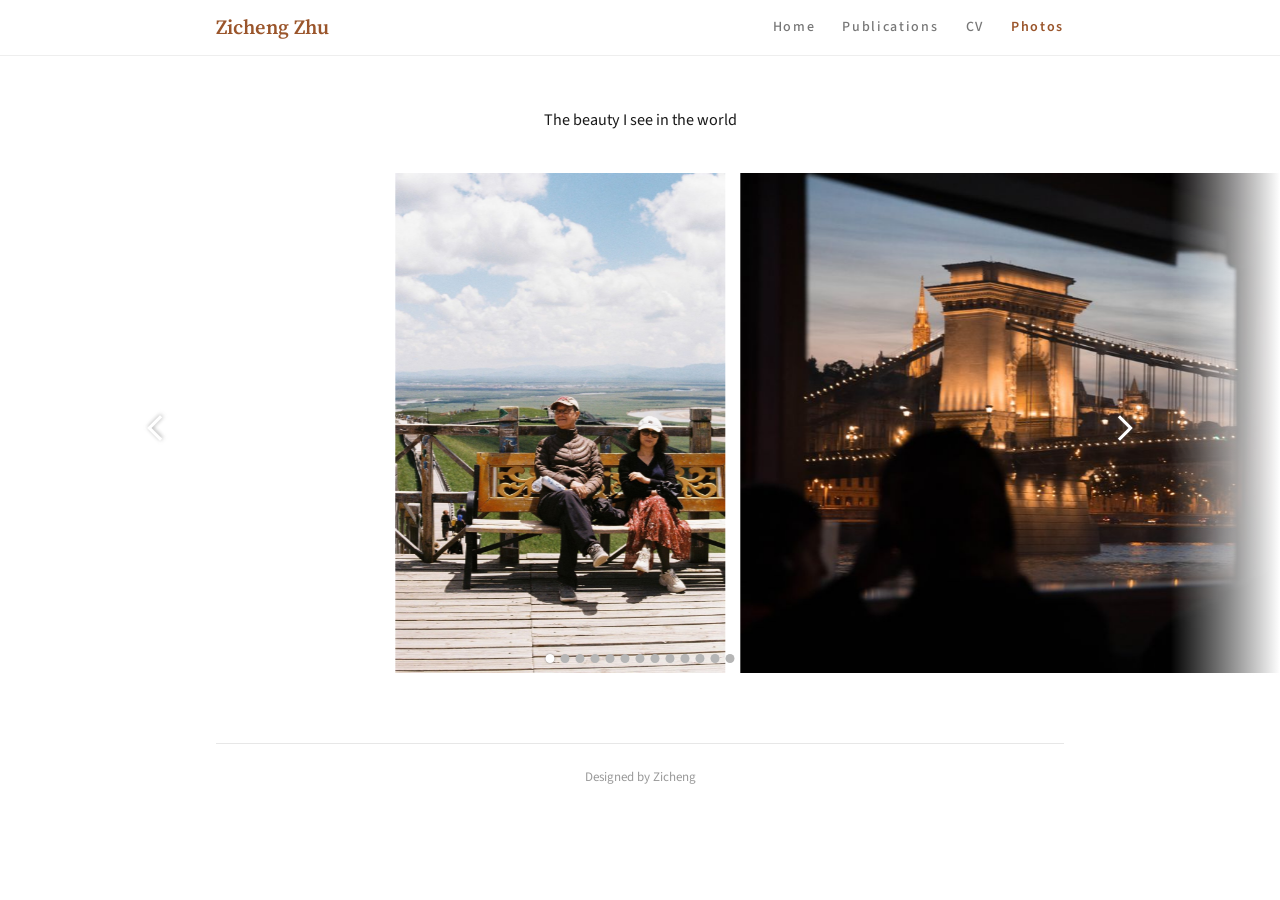
<file: photos.html>
<!doctype html>
<html lang="en">
<head>
  <meta charset="utf-8">
  <meta name="viewport" content="width=device-width, initial-scale=1">
  <meta name="description" content="Photographs by Zicheng Zhu.">
  <title>Photos — Zicheng Zhu</title>
  <link rel="stylesheet" href="styles.css?v=16">
  <link rel="stylesheet" href="photos.css?v=6">
</head>
<body>
  <a class="skip-link" href="#content">Skip to content</a>
  <header class="site-header">
    <div class="nav-inner">
      <a class="brand" href="index.html">Zicheng Zhu</a>
      <nav aria-label="Main navigation">
        <a href="index.html">Home</a><a href="https://scholar.google.com/citations?hl=en&amp;user=fr_5mMQAAAAJ" target="_blank" rel="noopener noreferrer">Publications</a><a href="cv.html" target="_blank" rel="noopener noreferrer">CV</a><a class="active" href="photos.html">Photos</a>
      </nav>
    </div>
  </header>
  <main id="content" class="page-container photos-page">
    <h1 class="visually-hidden">Photos</h1>
    <p class="photos-intro">The beauty I see in the world</p>
    <section class="gallery" aria-label="Photo gallery" aria-roledescription="carousel">
      <div class="gallery-viewport">
        <div class="gallery-track"></div>
        <div class="gallery-leading-mask" aria-hidden="true"></div>
        <button class="gallery-arrow gallery-arrow-prev" type="button" id="previous-photo" aria-label="Previous photo"><span aria-hidden="true">‹</span></button>
        <button class="gallery-arrow gallery-arrow-next" type="button" id="next-photo" aria-label="Next photo"><span aria-hidden="true">›</span></button>
        <div class="gallery-dots" aria-label="Choose a photo"></div>
      </div>
      <span class="visually-hidden" id="photo-count" aria-live="polite">Photo 1 of 13</span>
    </section>
    <footer><p>Designed by Zicheng </p></footer>
  </main>
  <script src="photos.js?v=3" defer></script>
</body>
</html>
</file>
<file: styles.css>
@import url('https://fonts.googleapis.com/css2?family=Noto+Serif+TC:wght@400&display=swap');
@import url('https://fonts.googleapis.com/css2?family=Source+Serif+4:ital,opsz,wght@0,8..60,400;0,8..60,500;0,8..60,600;0,8..60,700;1,8..60,400;1,8..60,600&family=Source+Sans+3:ital,wght@0,300;0,400;0,500;0,600;1,300;1,400&display=swap');

:root{--ink:#1a1a1a;--muted:#777;--line:#e7e7e7;--orange:#c97845;--orange-ink:#9a552b}
*{box-sizing:border-box}
html{scroll-behavior:smooth}
body{margin:0;background:#fff;color:var(--ink);font:400 17px/1.7 'Source Sans 3',system-ui,-apple-system,sans-serif;-webkit-font-smoothing:antialiased}
a{color:inherit;text-decoration:none}
a:hover{color:var(--orange-ink)}
a:focus-visible,summary:focus-visible{outline:2px solid var(--orange);outline-offset:3px}
.skip-link{position:absolute;top:-60px;left:1rem;background:#fff;padding:.5rem;z-index:10}
.skip-link:focus{top:8px}
.site-header{border-bottom:1px solid #eee;background:#fff}
.nav-inner,.page-container{width:min(calc(100% - 40px),848px);margin-inline:auto}
.nav-inner{height:55px;display:flex;justify-content:space-between;align-items:center;gap:20px}
.brand{font:600 20.4px/1.7 'Source Serif 4',Georgia,serif;white-space:nowrap}
.site-header .brand{color:var(--orange-ink)}
.site-header nav{display:flex;align-items:center;gap:27px}
.site-header nav a{font-size:14px;font-weight:500;letter-spacing:.12em;color:#777}
.site-header nav a.active,.site-header nav a:hover{color:var(--orange-ink)}
.site-header nav a.active{font-weight:600}
.page-container{padding-top:42px}
.profile{display:grid;grid-template-columns:200px minmax(0,1fr);column-gap:52px}
.portrait{display:block;width:200px;height:200px;object-fit:cover;object-position:center;border-radius:4px}
.contact-detail{margin-top:21px;text-align:center}
.small-label{display:block;color:#777;font-size:12px;font-weight:400;letter-spacing:.06em;line-height:1.3;text-transform:uppercase}
.contact-detail a{display:block;margin-top:2px;color:var(--orange-ink);font-size:15px;line-height:1.5}
.social-links{display:flex;flex-wrap:wrap;justify-content:center;gap:12px;width:200px;margin-top:12px;color:#888}
.social-links a{display:inline-flex;align-items:center;justify-content:center;width:24px;height:28px;color:inherit;font-size:1.1rem}
.social-links a:hover{color:var(--orange-ink)}
.profile-main h1{font:600 34px/1.1 'Source Serif 4',Georgia,serif;letter-spacing:-.025em;margin:0 0 11px}
.profile-main h1 .chinese-name{font:400 18.7px/1.1 'Noto Serif TC',serif;letter-spacing:-.34px;color:#555;white-space:nowrap}
.chinese-name .name-red{color:#b94f4b}
.chinese-name .name-purple{color:#805b9a}
.chinese-name .name-orange{color:var(--orange)}
.affiliation{font-size:15.3px;font-weight:400;color:#555;line-height:1.7;margin:0}
.bio{margin-top:28px}
.bio p{font-size:.95em;line-height:1.7;margin:0 0 12.75px}
.bio ul{list-style:none;font-size:.95em;line-height:1.5;margin:0 0 12.75px;padding-left:1.35em}
.bio li{position:relative}
.bio li::before{content:"+";position:absolute;left:-1.35em;color:var(--ink);font-weight:700}
.bio li+li{margin-top:4px}
.bio a{color:var(--orange-ink);border-bottom:0}
.listing-section{margin-top:76px}
.section-title{font:600 23.8px/1.2 'Source Serif 4',Georgia,serif;letter-spacing:-.025em;margin:0 0 18px;border-left:3px solid var(--orange);padding-left:11px}
.news-list{list-style:none;padding:0;margin:0}
.news-list li{display:grid;grid-template-columns:max-content minmax(0,1fr);gap:22px;align-items:baseline;padding:11px 0}
.news-list time{font-size:13px;color:#999;white-space:nowrap}
.news-list p{font-size:15.3px;line-height:1.5;margin:0}
.news-list a,.pub h3 a:hover{color:var(--orange-ink)}
.news-list strong{color:var(--orange-ink)}
.publications{margin-top:61px}
.pub{padding:17px 0 15px;border-bottom:1px solid var(--line)}
.pub h3{font-size:15.3px;line-height:1.4;font-weight:700;margin:0 0 5px}
.pub p{font-size:14px;line-height:1.45;margin:0 0 5px;color:#666}
.pub p strong{color:#333}
.pub .pub-venue{color:#666}
.award-badge{display:inline-block;color:var(--orange-ink);border:1px solid #d5b49d;border-radius:2px;font-size:11px;font-weight:700;letter-spacing:.04em;text-transform:uppercase;padding:2px 6px;margin-left:8px}
.pub-links{display:flex;gap:5px;margin-top:7px}
.pub-links a{display:inline-flex;align-items:center;gap:5px;border:1px solid #e2e2e2;border-radius:2px;color:#777;padding:2px 7px;font-size:11px;letter-spacing:.08em;text-transform:uppercase}
.pub-links a::before{content:"";display:block;width:13px;height:13px;flex:none;background:currentColor;mask:url("data:image/svg+xml,%3Csvg xmlns='http://www.w3.org/2000/svg' viewBox='0 0 24 24'%3E%3Ccircle cx='12' cy='12' r='9' fill='none' stroke='black' stroke-width='2'/%3E%3Cpath d='M3 12h18M12 3c-3 2.5-4.5 5.5-4.5 9s1.5 6.5 4.5 9c3-2.5 4.5-5.5 4.5-9S15 5.5 12 3Z' fill='none' stroke='black' stroke-width='2'/%3E%3C/svg%3E") center/contain no-repeat}
.pub-links a.pdf-link::before{mask:url("data:image/svg+xml,%3Csvg xmlns='http://www.w3.org/2000/svg' viewBox='0 0 24 24'%3E%3Cpath d='M5 2h9l5 5v15H5zM14 2v5h5' fill='none' stroke='black' stroke-width='2' stroke-linejoin='round'/%3E%3C/svg%3E") center/contain no-repeat}
.pub-links a:hover{border-color:var(--orange);color:var(--orange-ink)}
footer{text-align:center;border-top:1px solid var(--line);margin-top:67px;padding:22px 0 35px;color:#999;font-size:13px}
footer p{margin:0}
@media(max-width:700px){.nav-inner{height:auto;min-height:55px;align-items:flex-start;flex-direction:column;padding:11px 0;gap:8px}.site-header nav{width:100%;gap:20px;overflow-x:auto;white-space:nowrap;padding-bottom:3px}.page-container{padding-top:30px}.profile{grid-template-columns:1fr}.profile-side{display:flex;gap:23px;align-items:end;margin-bottom:25px}.portrait{width:125px;height:125px}.contact-detail{margin:0 0 5px}.profile-main h1{font-size:31px}.bio{margin-top:25px}.listing-section{margin-top:55px}.news-list li{gap:12px}.news-list p{font-size:14px}}
@media(max-width:700px){.profile-side{display:grid;grid-template-columns:125px minmax(0,1fr);column-gap:23px;row-gap:10px}.portrait{grid-row:1 / span 2}.contact-detail{text-align:left}.social-links{justify-content:flex-start;width:auto;margin-top:0}}
@media(max-width:460px){.news-list li{grid-template-columns:1fr;gap:2px}}
@media(prefers-reduced-motion:reduce){html{scroll-behavior:auto}}
</file>
<file: cv-web.css>
@import url('https://fonts.googleapis.com/css2?family=Source+Sans+3:wght@400;500;600;700&display=swap');

/* EasyScholar adds DOI shortcuts inside publication links in some browsers. */
a.easyScholarDOI {
  display: none !important;
}

a[href^="http"]:hover {
  text-decoration: none;
}

@media screen {
  html {
    background: #fff;
  }

  body {
    --date-width: 118px;
    --column-gap: 24px;
    width: 930px;
    max-width: 100%;
    margin: 0 auto;
    padding: 38px 16px 96px;
    background: #fff;
    box-shadow: none;
    font-family: 'Source Sans 3', Arial, sans-serif;
    font-size: 16px;
    line-height: 1.5;
    color: #333;
  }

  header {
    margin: 0 0 42px var(--content-offset);
    padding-bottom: 28px;
    border-bottom: 1px solid #dedede;
  }

  header p:first-child {
    margin-bottom: 12px;
    font-size: 42px;
    font-weight: 600;
    line-height: 1.12;
    letter-spacing: -0.03em;
  }

  header p:first-child a {
    color: #333;
  }

  header p:first-child a:hover {
    color: #8B65A5;
    text-decoration: none;
  }

  header .intro {
    margin-bottom: 14px;
    font-size: 16px;
    line-height: 1.5;
  }

  header .contacts {
    gap: 1px 24px;
    font-size: 14px;
  }

  header .contacts a {
    color: #555;
  }

  header .contacts a:hover {
    color: #8B65A5;
  }

  h2 {
    margin: 38px 0 14px var(--content-offset);
    font-size: 31px;
    font-weight: 500;
    line-height: 1.2;
    letter-spacing: -0.025em;
  }

  .row {
    gap: var(--column-gap);
    margin-bottom: 16px;
  }

  aside {
    width: var(--date-width);
    flex-basis: var(--date-width);
    padding-top: 3px;
    color: #666;
    font-size: 12px;
    line-height: 1.4;
  }

  article {
    font-size: 16px;
    line-height: 1.45;
  }

  article p:first-child {
    font-weight: 600;
  }

  article p:not(:first-child) {
    color: #555;
  }

  a {
    color: #8B65A5;
  }

  .publication-links {
    gap: 3px 12px;
    margin-top: 4px;
    font-size: 14px;
  }

  .award {
    color: #C97845;
  }

  .author-note {
    font-size: inherit;
  }
}

@media screen and (max-width: 620px) {
  body {
    --date-width: 76px;
    --column-gap: 14px;
    padding: 28px 18px 64px;
    font-size: 15px;
  }

  header {
    margin-left: 0;
    margin-bottom: 30px;
    padding-bottom: 22px;
  }

  header p:first-child {
    font-size: 36px;
  }

  header .intro,
  article {
    font-size: 15px;
  }

  header .contacts {
    grid-template-columns: 1fr 1fr;
    gap: 4px 12px;
    font-size: 13px;
  }

  h2 {
    margin: 32px 0 12px;
    font-size: 27px;
  }

  aside {
    font-size: 14px;
  }
}

@media screen and (max-width: 420px) {
  header .contacts {
    grid-template-columns: 1fr;
  }
}
</file>
<file: photos.css>
.visually-hidden{position:absolute;width:1px;height:1px;padding:0;margin:-1px;overflow:hidden;clip:rect(0,0,0,0);white-space:nowrap;border:0}
.photos-page{padding-top:50px}
.photos-intro{text-align:center;font-size:.95em;font-weight:400;line-height:1.7;color:var(--ink);margin:0 0 37px}
.gallery{width:100vw;margin-left:calc(50% - 50vw)}
.gallery-viewport{--image-height:min(500px,70vh);position:relative;width:100%;height:calc(var(--image-height) + 6px);overflow:hidden;touch-action:pan-y}
.gallery-track{position:absolute;left:0;top:3px;display:flex;align-items:center;gap:15px;height:var(--image-height);will-change:transform}
.gallery-slide{display:block;flex:none;height:var(--image-height);width:auto;aspect-ratio:var(--photo-ratio)}
.gallery-slide img{display:block;width:100%;height:100%;object-fit:cover}
.gallery.at-start .gallery-arrow-prev{visibility:hidden}
.gallery-leading-mask{position:absolute;z-index:2;left:0;top:0;bottom:0;width:var(--leading-blank,0px);background:#fff;pointer-events:none}
.gallery-viewport::before,.gallery-viewport::after{content:"";position:absolute;top:0;bottom:0;width:min(9vw,110px);z-index:2;pointer-events:none}
.gallery-viewport::before{left:0;background:linear-gradient(to right,#fff,transparent)}
.gallery-viewport::after{right:0;background:linear-gradient(to left,#fff,transparent)}
.gallery-arrow{position:absolute;z-index:3;top:0;height:100%;width:25%;padding:0;border:0;background:transparent;color:#fff;cursor:pointer}
.gallery-arrow span{display:inline-block;width:18px;height:18px;border-top:3px solid currentColor;border-right:3px solid currentColor;font-size:0;transform:rotate(45deg);filter:drop-shadow(0 1px 2px #5558)}
.gallery-arrow:hover{background:linear-gradient(to right,#fff2,transparent)}
.gallery-arrow:focus-visible{outline:2px solid var(--orange);outline-offset:-6px}
.gallery-arrow-prev{left:0;text-align:center}
.gallery-arrow-prev span{transform:rotate(-135deg)}
.gallery-arrow-next{right:0;text-align:center}
.gallery-arrow-next:hover{background:linear-gradient(to left,#fff2,transparent)}
.gallery-dots{position:absolute;z-index:4;left:50%;bottom:13px;transform:translateX(-50%);display:flex;align-items:center;justify-content:center;gap:6px}
.gallery-dots button{width:9px;height:9px;padding:0;border:0;border-radius:50%;background:#b5b5b5;cursor:pointer}
.gallery-dots button[aria-current="true"]{background:#fff;box-shadow:0 0 2px #777}
.gallery-dots button:focus-visible{outline:2px solid var(--orange);outline-offset:2px}
@media(max-width:700px){.photos-page{padding-top:45px}.photos-intro{padding-inline:16px;margin-bottom:28px}.gallery-viewport{--image-height:min(380px,55vw)}.gallery-arrow{width:18%;font-size:42px}.gallery-dots{gap:5px;bottom:10px}.gallery-dots button{width:7px;height:7px}}
</file>
